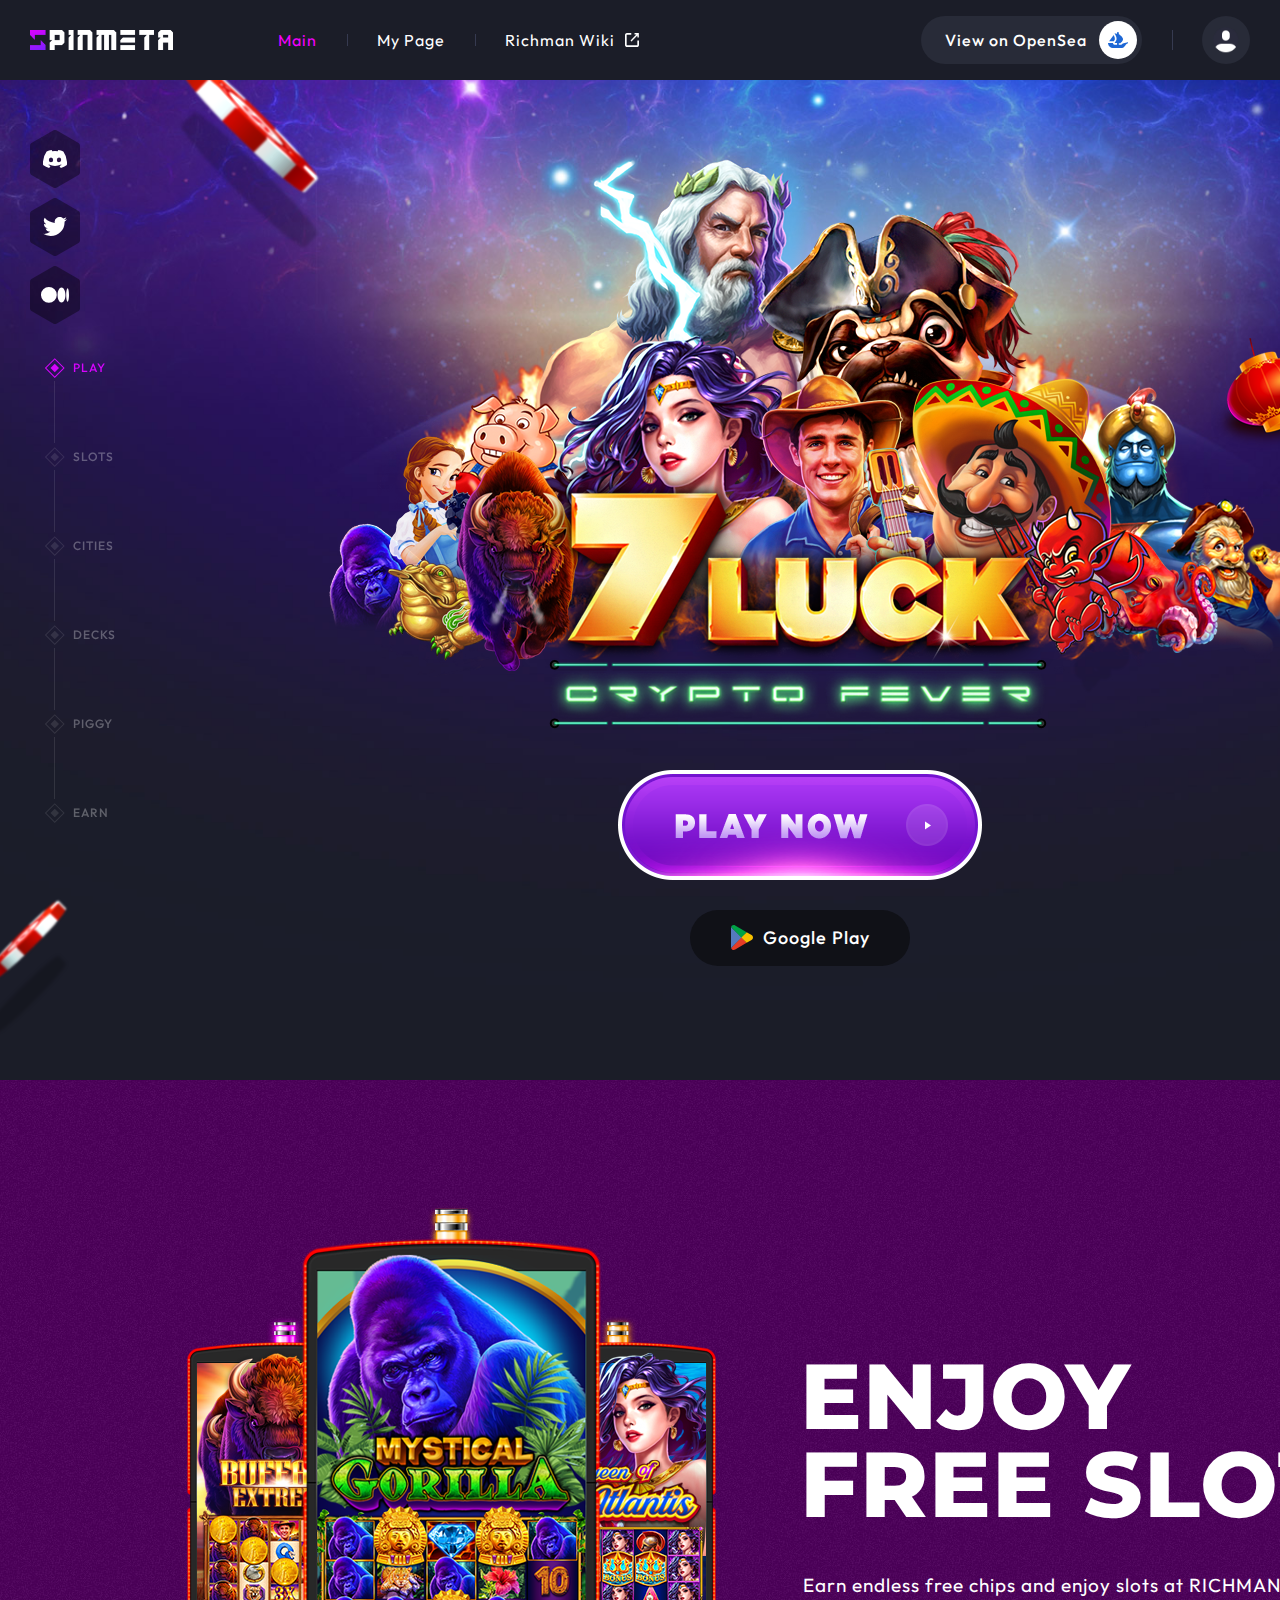
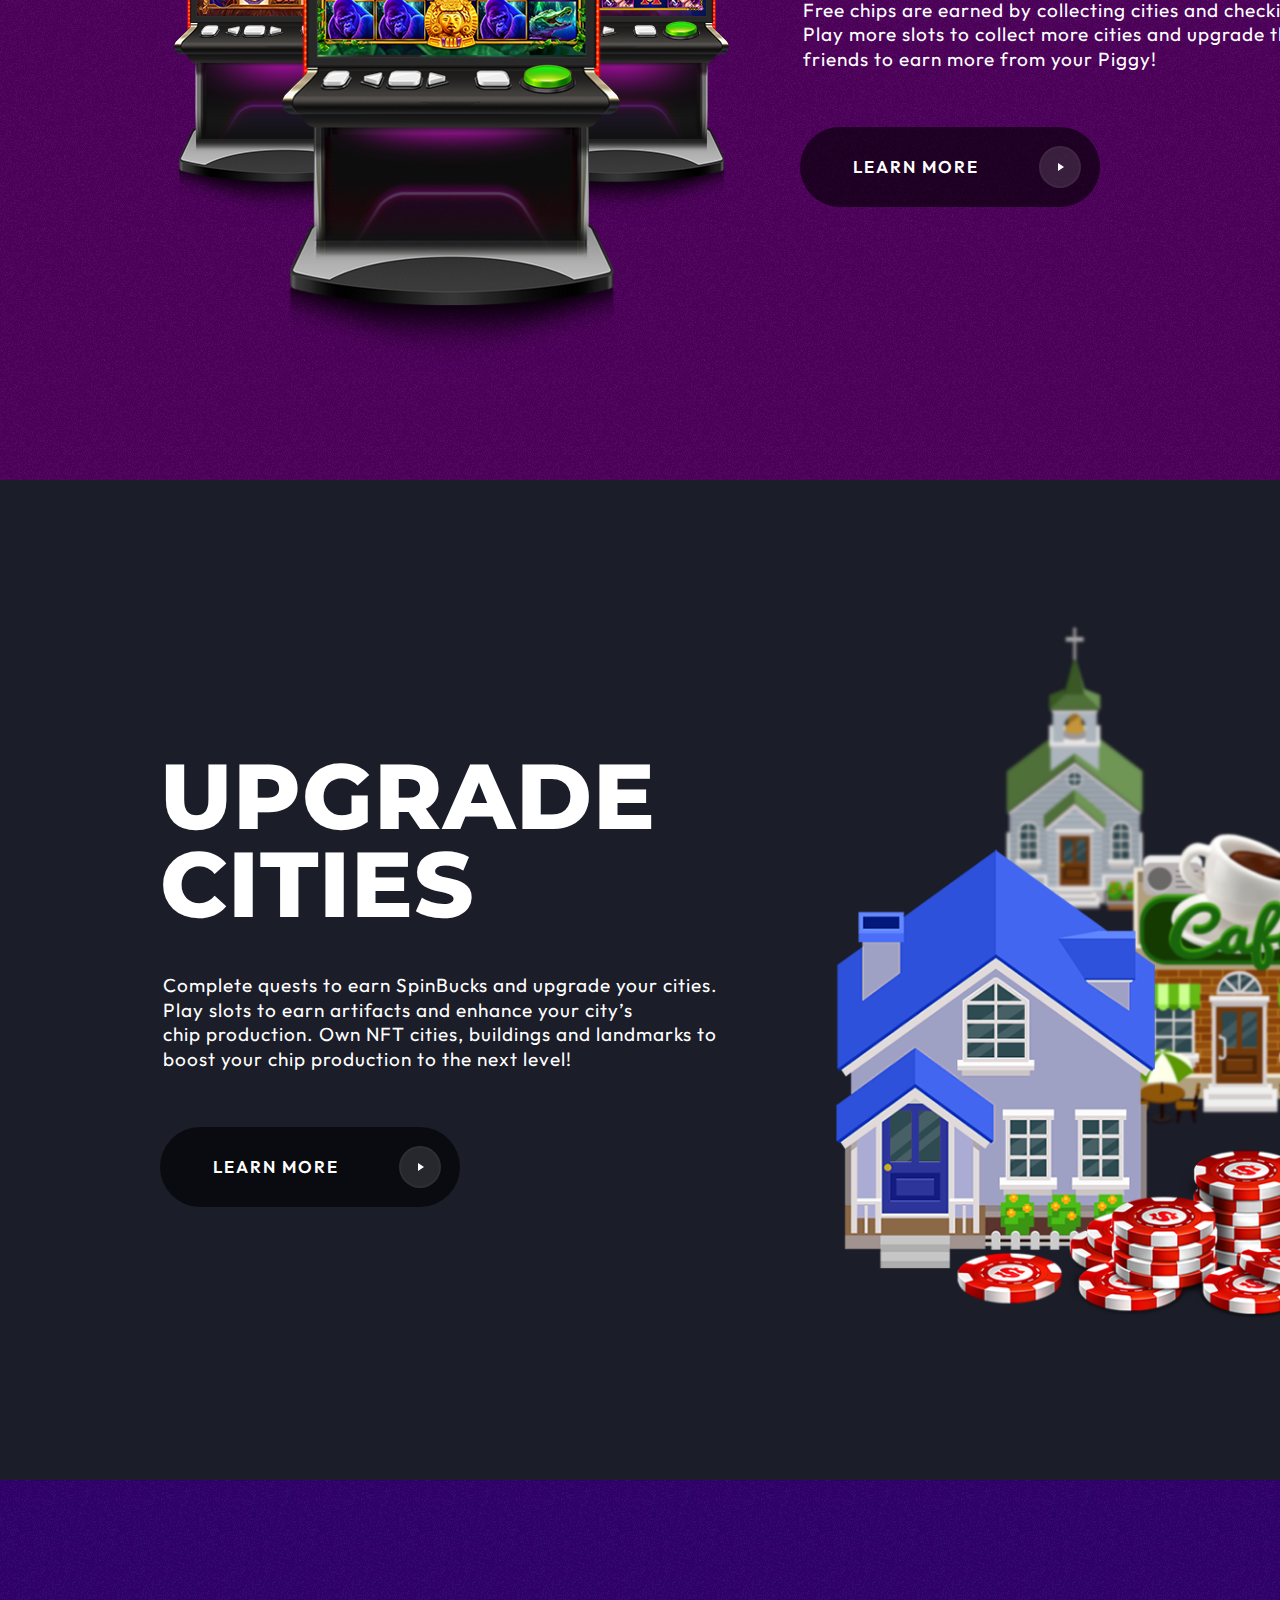
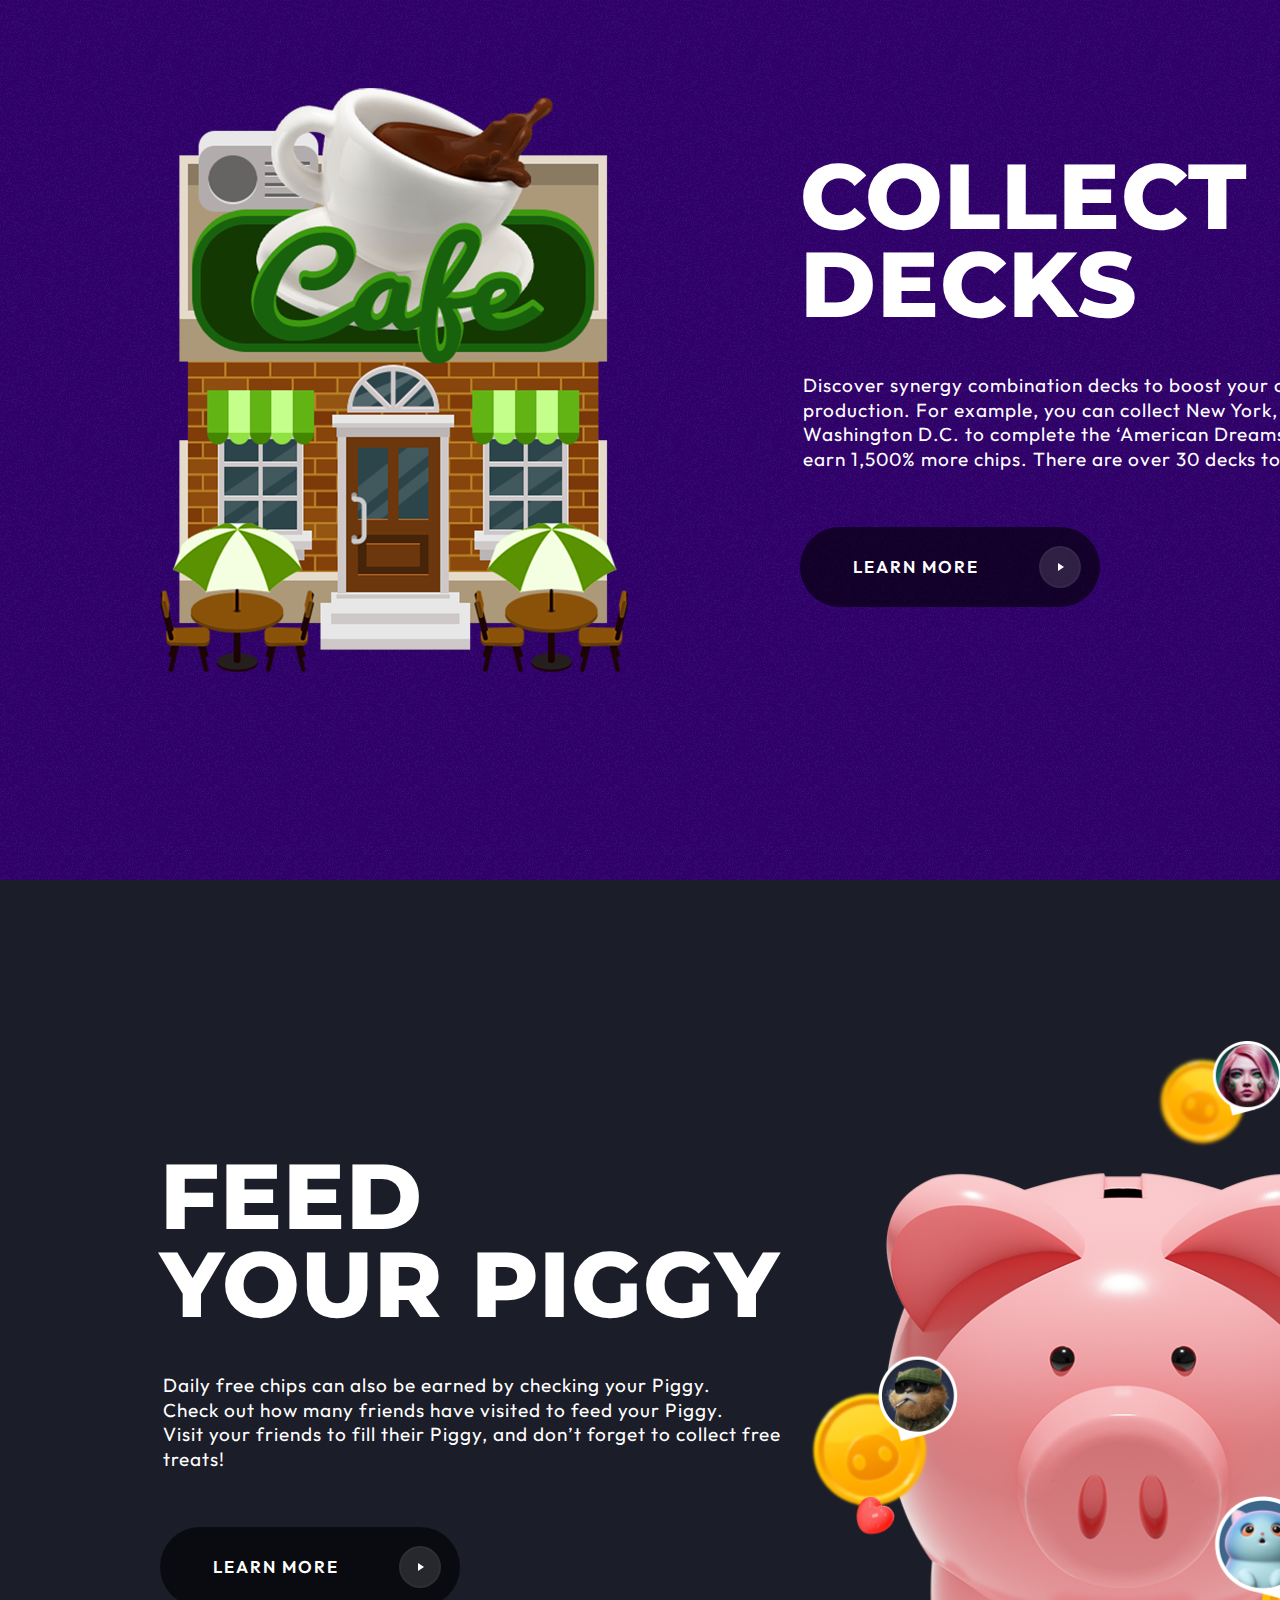
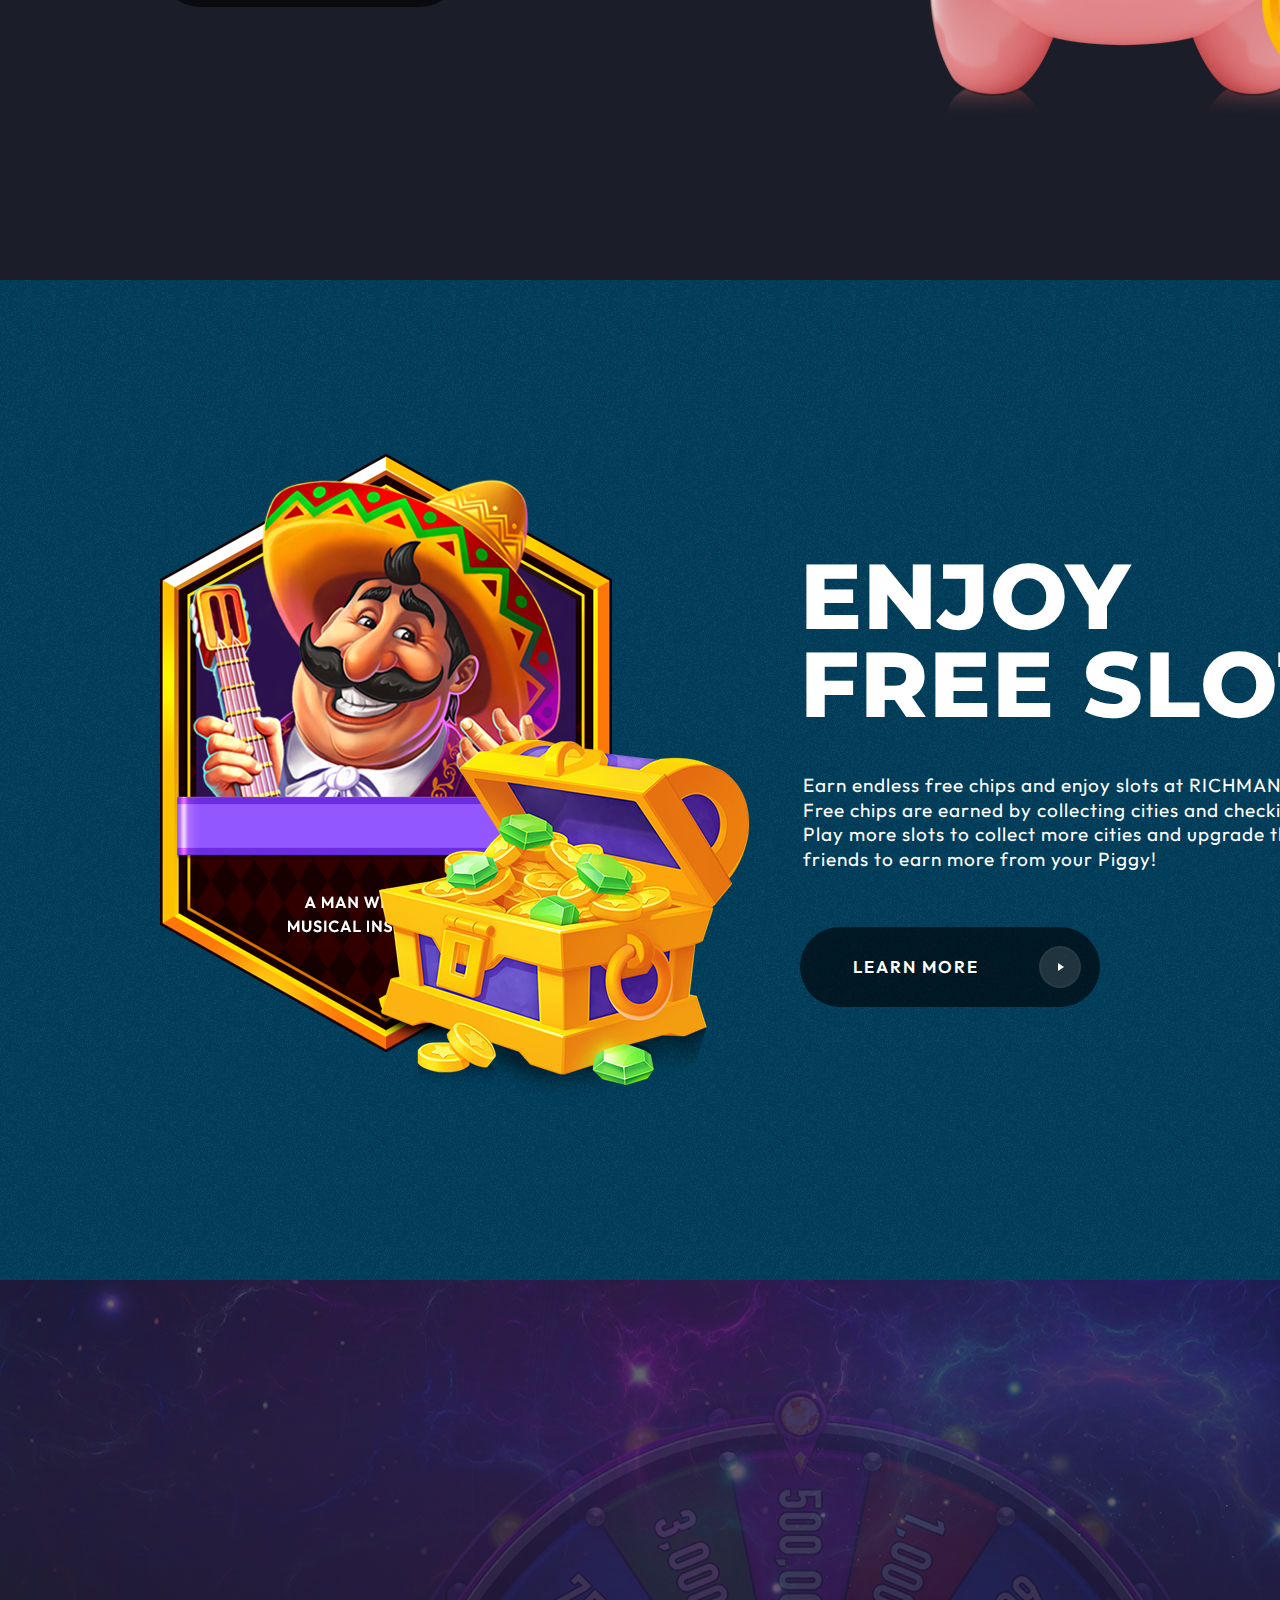
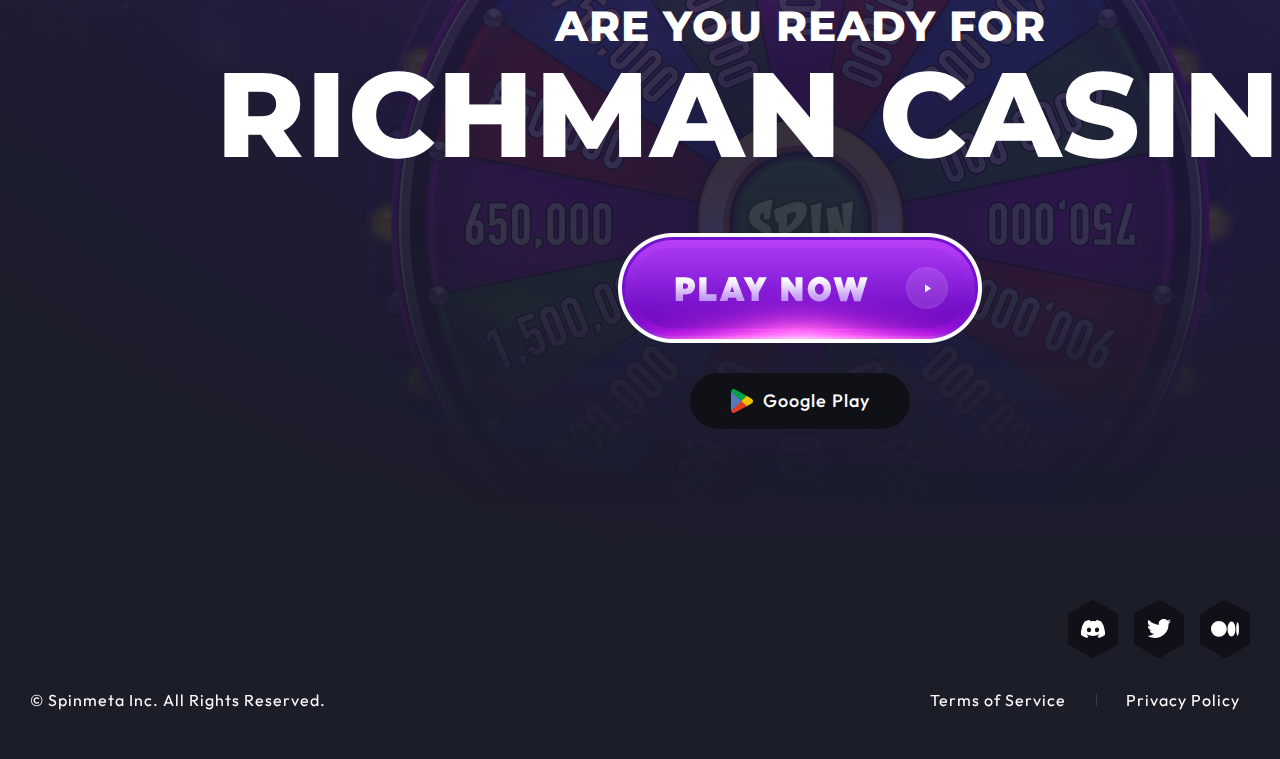
<file: index.html>
<!DOCTYPE html>
<html lang="ko">

<head>
  <meta charset="utf-8">
  <title>SPINMETA</title>
  <meta http-equiv="X-UA-Compatible" content="IE=Edge">
  <meta name="viewport" content="width=device-width,initial-scale=1,shrink-to-fit=no">

  <link rel="preconnect" href="https://fonts.googleapis.com">
  <link rel="preconnect" href="https://fonts.gstatic.com" crossorigin>
  <link href="https://fonts.googleapis.com/css2?family=Montserrat:wght@800;900&family=Outfit:wght@400;500;600&display=swap" rel="stylesheet">

  <link rel="stylesheet" href="index.css">
</head>

<body>
<div class="wrap">
  <header class="header">
    <div class="content_wrapper">
      <h1 class="header_logo"><a href="index.html"><img src="src/resources/images/layouts/logo_header.png" alt="SPINMETA"></a></h1>
      <div class="header_nav">
        <nav class="nav">
          <a href="index.html" class="selected">Main</a>
          <a href="src/page/mypage.html">My Page</a>
          <a href="src/page/mypage.html" class="nfts">My NFTs</a>
          <a href="src/page/mypage_dashboard.html" class="dashboard">Dashboard</a>
          <a href="#" target="_blank">Richman Wiki
            <svg
                xmlns="http://www.w3.org/2000/svg"
                xmlns:xlink="http://www.w3.org/1999/xlink"
                class="ico_link">
              <path fill-rule="evenodd"  fill="rgb(255, 255, 255)"
                    d="M13.402,13.402 C13.017,13.787 12.504,14.000 11.959,14.000 L2.041,14.000 C1.500,14.000 0.991,13.790 0.606,13.411 C0.413,13.219 0.261,12.992 0.156,12.736 C0.053,12.482 -0.000,12.214 -0.000,11.936 L-0.000,2.041 C-0.000,1.500 0.209,0.991 0.589,0.606 C0.781,0.412 1.008,0.261 1.264,0.156 C1.517,0.052 1.786,-0.000 2.063,-0.000 L5.996,-0.000 C6.157,-0.000 6.288,0.131 6.288,0.292 L6.288,1.378 C6.288,1.539 6.157,1.670 5.996,1.670 L2.041,1.670 C1.837,1.670 1.671,1.837 1.671,2.041 L1.671,11.959 C1.671,12.163 1.837,12.329 2.041,12.329 L11.959,12.329 C12.163,12.329 12.329,12.163 12.329,11.959 L12.329,7.779 C12.329,7.617 12.460,7.486 12.622,7.486 L13.707,7.486 C13.869,7.486 14.000,7.617 14.000,7.779 L14.000,11.959 C14.000,12.504 13.788,13.017 13.402,13.402 ZM12.499,4.401 C12.443,4.401 12.398,4.356 12.398,4.301 L12.398,2.543 L12.130,2.812 L6.539,8.403 C6.520,8.422 6.495,8.433 6.468,8.433 C6.441,8.433 6.416,8.422 6.397,8.403 L5.520,7.526 C5.481,7.487 5.481,7.424 5.520,7.384 L11.111,1.794 L11.380,1.524 L9.622,1.524 C9.567,1.524 9.522,1.480 9.522,1.424 L9.522,0.184 C9.522,0.128 9.567,0.084 9.622,0.084 L13.739,0.084 C13.794,0.084 13.839,0.128 13.839,0.184 L13.839,4.301 C13.839,4.356 13.794,4.401 13.739,4.401 L12.499,4.401 Z"/>
            </svg>
          </a>
        </nav>

        <div class="my_btns">
          <button type="button" class="btn_profile"><span class="wallet">CONNECT WALLET</span></button>
          <button type="button" class="btn_profile"><span class="cash">CASH OUT</span></button>
        </div>
        <div class="user_btns">
          <button type="button" class="btn_profile"><span class="logout">LOGOUT</span></button>
        </div>
      </div>
      <!-- header_nav end -->

      <div class="header_util">
        <a href="#" class="btn_util btn_view">View on OpenSea<span class="ico"><img src="src/resources/images/icon/ico_opensea.svg" alt="OpenSea"></span></a>
        <a href="src/page/login.html" class="btn_util btn_user"><span class="ico"><img src="src/resources/images/icon/ico_user.png" alt="user"></span></a>
      </div>
      <button type="button" class="btn_menu" onclick="navToggle();"><span class="ico"><span>Menu</span></span></button>
    </div>
  </header>

  <main class="container_main">
    <!-- section_play start -->
    <section class="section_play" id="play">
      <div class="obj_coin"><span></span><span></span><span></span></div>
      <div class="content_wrapper">
        <img src="src/resources/images/main/visual_play.png" alt="7LUCK">
        <button type="button" class="btn_play"><img src="src/resources/images/main/btn_play.png" alt="play now"></button>
        <button type="button" class="btn_store"><img src="src/resources/images/icon/ico_playstore.svg" alt="playstore" class="ico">Google Play</button>
      </div>
    </section>
    <!-- section_play end -->

    <!-- section_slots start -->
    <section class="section_slots" id="slots">
      <div class="content_wrapper">
        <div class="section_img"><img src="src/resources/images/main/visual_slots.png" alt="slots"></div>
        <div class="section_cont">
          <div class="section_title font_title">
            <p class="main">ENJOY<br>FREE SLOTS</p>
          </div>
          <div class="section_desc">
            <p>Earn endless free chips and enjoy slots at RICHMAN CASINO.<br>
              Free chips are earned by collecting cities and checking your Piggy.<br>
              Play more slots to collect more cities and upgrade them. Make more<br>
              friends to earn more from your Piggy!
            </p>
          </div>
          <a href="#" class="link_more">
            <span class="label">Learn More</span>
            <span class="ico"></span>
          </a>
        </div>
      </div>
    </section>
    <!-- section_slots end -->

    <!-- section_cities start -->
    <section class="section_cities" id="cities">
      <div class="content_wrapper">
        <div class="section_img"><img src="src/resources/images/main/visual_cities.png" alt="cities"></div>
        <div class="section_cont">
          <div class="section_title font_title">
            <p class="main">UPGRADE<br>CITIES</p>
          </div>
          <div class="section_desc">
            <p>Complete quests to earn SpinBucks and upgrade your cities.<br>
              Play slots to earn artifacts and enhance your city’s<br>
              chip production. Own NFT cities, buildings and landmarks to<br>
              boost your chip production to the next level!
            </p>
          </div>
          <a href="#" class="link_more">
            <span class="label">Learn More</span>
            <span class="ico"></span>
          </a>
        </div>
      </div>
    </section>
    <!-- section_cities end -->

    <!-- section_decks start -->
    <section class="section_decks" id="decks">
      <div class="content_wrapper">
        <div class="section_img"><img src="src/resources/images/main/visual_decks.png" alt="decks"></div>
        <div class="section_cont">
          <div class="section_title font_title">
            <p class="main">COLLECT<br>DECKS</p>
          </div>
          <div class="section_desc">
            <p>Discover synergy combination decks to boost your city’s chip<br>
              production. For example, you can collect New York, Chicago and<br>
              Washington D.C. to complete the ‘American Dreams’ Deck and<br>
              earn 1,500% more chips. There are over 30 decks to be discovered!
            </p>
          </div>
          <a href="#" class="link_more">
            <span class="label">Learn More</span>
            <span class="ico"></span>
          </a>
        </div>
      </div>
    </section>
    <!-- section_decks end -->

    <!-- section_piggy start -->
    <section class="section_piggy" id="piggy">
      <div class="content_wrapper">
        <div class="section_img">
          <div class=""><img src="src/resources/images/main/visual_piggy.png" alt="piggy"></div>
        </div>
        <div class="section_cont">
          <div class="section_title font_title">
            <p class="main">FEED<br>YOUR PIGGY</p>
          </div>
          <div class="section_desc">
            <p>Daily free chips can also be earned by checking your Piggy.<br>
              Check out how many friends have visited to feed your Piggy.<br>
              Visit your friends to fill their Piggy, and don’t forget to collect free<br>
              treats!
            </p>
          </div>
          <a href="#" class="link_more">
            <span class="label">Learn More</span>
            <span class="ico"></span>
          </a>
        </div>
      </div>
    </section>
    <!-- section_piggy end -->

    <!-- section_earn start -->
    <section class="section_earn" id="earn">
      <div class="content_wrapper">
        <div class="section_img"><img src="src/resources/images/main/visual_earn.png" alt="earn"></div>
        <div class="section_cont">
          <div class="section_title font_title">
            <p class="main">ENJOY<br>FREE SLOTS</p>
          </div>
          <div class="section_desc">
            <p>Earn endless free chips and enjoy slots at RICHMAN CASINO.<br>
              Free chips are earned by collecting cities and checking your Piggy.<br>
              Play more slots to collect more cities and upgrade them. Make more<br>
              friends to earn more from your Piggy!</p>
          </div>
          <a href="#" class="link_more">
            <span class="label">Learn More</span>
            <span class="ico"></span>
          </a>
        </div>
      </div>
    </section>
    <!-- section_earn end -->

    <!-- section_last start -->
    <section class="section_last">
      <div class="content_wrapper">
        <div class="section_title font_title">
          <p class="sub">ARE YOU READY FOR</p>
          <p class="main">RICHMAN CASINO</p>
        </div>
        <button type="button" class="btn_play"><img src="src/resources/images/main/btn_play.png" alt="play now"></button>
        <button type="button" class="btn_store"><img src="src/resources/images/icon/ico_playstore.svg" alt="playstore" class="ico">Google Play</button>
      </div>
    </section>
    <!-- section_last end -->
  </main>

  <aside class="side_nav">
    <ul class="side_sns">
      <li><a href="#" target="_blank" class="btn_sns"><span class="discord">Discord</span></a></li>
      <li><a href="#" target="_blank" class="btn_sns"><span class="twitter">Twitter</span></a></li>
      <li><a href="#" target="_blank" class="btn_sns"><span class="medium">Medium</span></a></li>
    </ul>

    <div class="side_main">
      <div class="side_position">
        <a class="item current" href="#play"><span class="bullet"></span><span class="label">Play</span></a>
        <a class="item" href="#slots"><span class="bullet"></span><span class="label">Slots</span></a>
        <a class="item" href="#cities"><span class="bullet"></span><span class="label">Cities</span></a>
        <a class="item" href="#decks"><span class="bullet"></span><span class="label">Decks</span></a>
        <a class="item" href="#piggy"><span class="bullet"></span><span class="label">Piggy</span></a>
        <a class="item" href="#earn"><span class="bullet"></span><span class="label">Earn</span></a>
      </div>
    </div>
  </aside>

  <footer class="footer">
    <div class="content_wrapper">
      <ul class="side_sns">
        <li><a href="#" target="_blank" class="btn_sns"><span class="discord">Discord</span></a></li>
        <li><a href="#" target="_blank" class="btn_sns"><span class="twitter">Twitter</span></a></li>
        <li><a href="#" target="_blank" class="btn_sns"><span class="medium">Medium</span></a></li>
      </ul>
      <div class="footer_content">
        <div class="footer_copy">© Spinmeta Inc. All Rights Reserved.</div>
        <div class="footer_nav">
          <a href="#">Terms of Service</a>
          <a href="#">Privacy Policy</a>
        </div>
      </div>

    </div>
  </footer>
</div>

<script src="https://code.jquery.com/jquery-3.6.3.slim.js" integrity="sha256-DKU1CmJ8kBuEwumaLuh9Tl/6ZB6jzGOBV/5YpNE2BWc=" crossorigin="anonymous"></script>
<!-- side nav -->
<script src="src/resources/js/sideNav.js"></script>
<!-- mobile nav -->
<script src="src/resources/js/nav.js"></script>
</body>
</html>
</file>
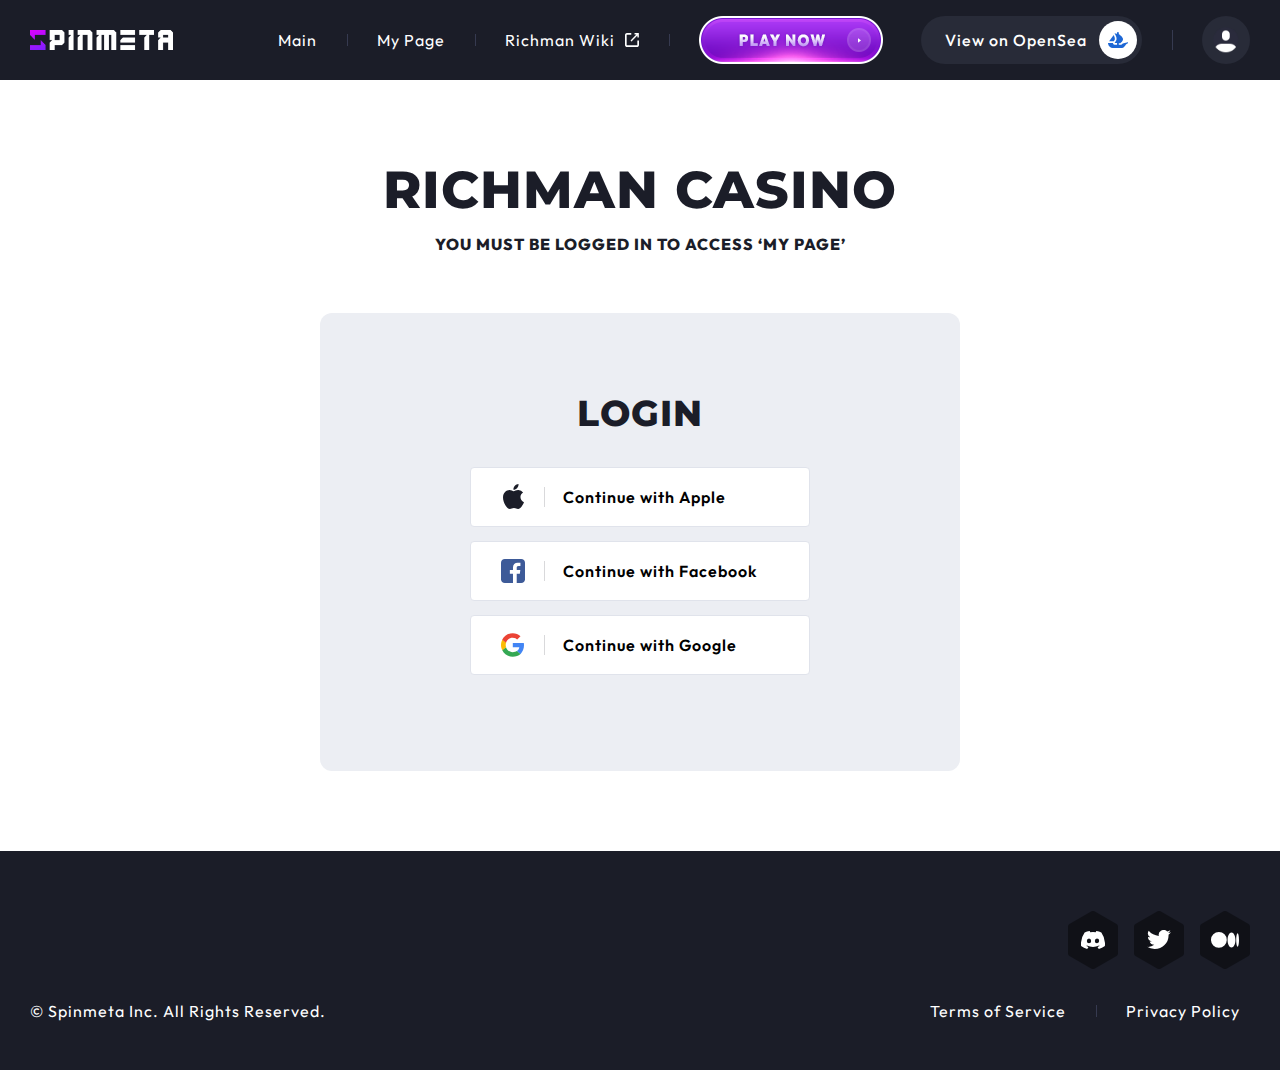
<file: src/page/login.html>
<!DOCTYPE html>
<html lang="ko">

<head>
  <meta charset="utf-8">
  <title>LOGIN | SPINMETA</title>
  <meta http-equiv="X-UA-Compatible" content="IE=Edge">
  <meta name="viewport" content="width=device-width,initial-scale=1,shrink-to-fit=no">

  <link rel="preconnect" href="https://fonts.googleapis.com">
  <link rel="preconnect" href="https://fonts.gstatic.com" crossorigin>
  <link href="https://fonts.googleapis.com/css2?family=Montserrat:wght@800;900&family=Outfit:wght@400;500;600;800&display=swap" rel="stylesheet">

  <link rel="stylesheet" href="../../index.css">
</head>

<body>
<div class="wrap">
  <header class="header">
    <div class="content_wrapper">
      <h1 class="header_logo"><a href="../../index.html"><img src="../../src/resources/images/layouts/logo_header.png" alt="SPINMETA"></a></h1>
      <div class="header_nav">
        <nav class="nav">
          <a href="../../index.html" class="main">Main</a>
          <a href="mypage.html" class="mypage">My Page</a>
          <a href="mypage.html" class="nfts">My NFTs</a>
          <a href="mypage_dashboard.html" class="dashboard">Dashboard</a>
          <a href="#" target="_blank" class="wiki">Richman Wiki
            <svg
                xmlns="http://www.w3.org/2000/svg"
                xmlns:xlink="http://www.w3.org/1999/xlink"
                class="ico_link">
              <path fill-rule="evenodd"  fill="rgb(255, 255, 255)"
                    d="M13.402,13.402 C13.017,13.787 12.504,14.000 11.959,14.000 L2.041,14.000 C1.500,14.000 0.991,13.790 0.606,13.411 C0.413,13.219 0.261,12.992 0.156,12.736 C0.053,12.482 -0.000,12.214 -0.000,11.936 L-0.000,2.041 C-0.000,1.500 0.209,0.991 0.589,0.606 C0.781,0.412 1.008,0.261 1.264,0.156 C1.517,0.052 1.786,-0.000 2.063,-0.000 L5.996,-0.000 C6.157,-0.000 6.288,0.131 6.288,0.292 L6.288,1.378 C6.288,1.539 6.157,1.670 5.996,1.670 L2.041,1.670 C1.837,1.670 1.671,1.837 1.671,2.041 L1.671,11.959 C1.671,12.163 1.837,12.329 2.041,12.329 L11.959,12.329 C12.163,12.329 12.329,12.163 12.329,11.959 L12.329,7.779 C12.329,7.617 12.460,7.486 12.622,7.486 L13.707,7.486 C13.869,7.486 14.000,7.617 14.000,7.779 L14.000,11.959 C14.000,12.504 13.788,13.017 13.402,13.402 ZM12.499,4.401 C12.443,4.401 12.398,4.356 12.398,4.301 L12.398,2.543 L12.130,2.812 L6.539,8.403 C6.520,8.422 6.495,8.433 6.468,8.433 C6.441,8.433 6.416,8.422 6.397,8.403 L5.520,7.526 C5.481,7.487 5.481,7.424 5.520,7.384 L11.111,1.794 L11.380,1.524 L9.622,1.524 C9.567,1.524 9.522,1.480 9.522,1.424 L9.522,0.184 C9.522,0.128 9.567,0.084 9.622,0.084 L13.739,0.084 C13.794,0.084 13.839,0.128 13.839,0.184 L13.839,4.301 C13.839,4.356 13.794,4.401 13.739,4.401 L12.499,4.401 Z"/>
            </svg>
          </a>
          <a href="#" class="play"><img src="../../src/resources/images/layouts/btn_play.png" alt="play now"></a>
        </nav>

        <div class="my_btns">
          <button type="button" class="btn_profile"><span class="wallet">CONNECT WALLET</span></button>
          <button type="button" class="btn_profile"><span class="cash">CASH OUT</span></button>
        </div>
        <div class="user_btns">
          <button type="button" class="btn_profile"><span class="logout">LOGOUT</span></button>
        </div>
      </div>
      <!-- header_nav end -->

      <div class="header_util">
        <a href="#" class="btn_util btn_view">View on OpenSea<span class="ico"><img src="../../src/resources/images/icon/ico_opensea.svg" alt="OpenSea"></span></a>
        <a href="../../src/page/login.html" class="btn_util btn_user"><span class="ico"><img src="../../src/resources/images/icon/ico_user.png" alt="user"></span></a>
      </div>
      <button type="button" class="btn_menu" onclick="navToggle();"><span class="ico"><span>Menu</span></span></button>
    </div>
  </header>

  <main class="container_login">
    <div class="login_wrapper content_wrapper">
      <div class="login_title">
        <h2 class="font_title">richman casino</h2>
        <p class="subtit">YOU MUST BE LOGGED IN TO ACCESS ‘MY PAGE’</p>
      </div>

      <div class="login_box">
        <h3 class="font_title">LOGIN</h3>
        <div class="login_sns">
          <button type="button" class="btn_apple"><span>Continue with Apple</span></button>
          <button type="button" class="btn_facebook"><span>Continue with Facebook</span></button>
          <button type="button" class="btn_google"><span>Continue with Google</span></button>
        </div>
      </div>
    </div>
  </main>

  <aside class="side_nav sub">
    <ul class="side_sns">
      <li><a href="#" target="_blank" class="btn_sns"><span class="discord">Discord</span></a></li>
      <li><a href="#" target="_blank" class="btn_sns"><span class="twitter">Twitter</span></a></li>
      <li><a href="#" target="_blank" class="btn_sns"><span class="medium">Medium</span></a></li>
    </ul>
  </aside>

  <footer class="footer">
    <div class="content_wrapper">
      <ul class="side_sns">
        <li><a href="#" target="_blank" class="btn_sns"><span class="discord">Discord</span></a></li>
        <li><a href="#" target="_blank" class="btn_sns"><span class="twitter">Twitter</span></a></li>
        <li><a href="#" target="_blank" class="btn_sns"><span class="medium">Medium</span></a></li>
      </ul>
      <div class="footer_content">
        <div class="footer_copy">© Spinmeta Inc. All Rights Reserved.</div>
        <div class="footer_nav">
          <a href="#">Terms of Service</a>
          <a href="#">Privacy Policy</a>
        </div>
      </div>
    </div>
  </footer>
</div>

<script src="https://code.jquery.com/jquery-3.6.3.slim.js" integrity="sha256-DKU1CmJ8kBuEwumaLuh9Tl/6ZB6jzGOBV/5YpNE2BWc=" crossorigin="anonymous"></script>
<!-- mobile nav -->
<script src="../../src/resources/js/nav.js"></script>


</body>
</html>
</file>
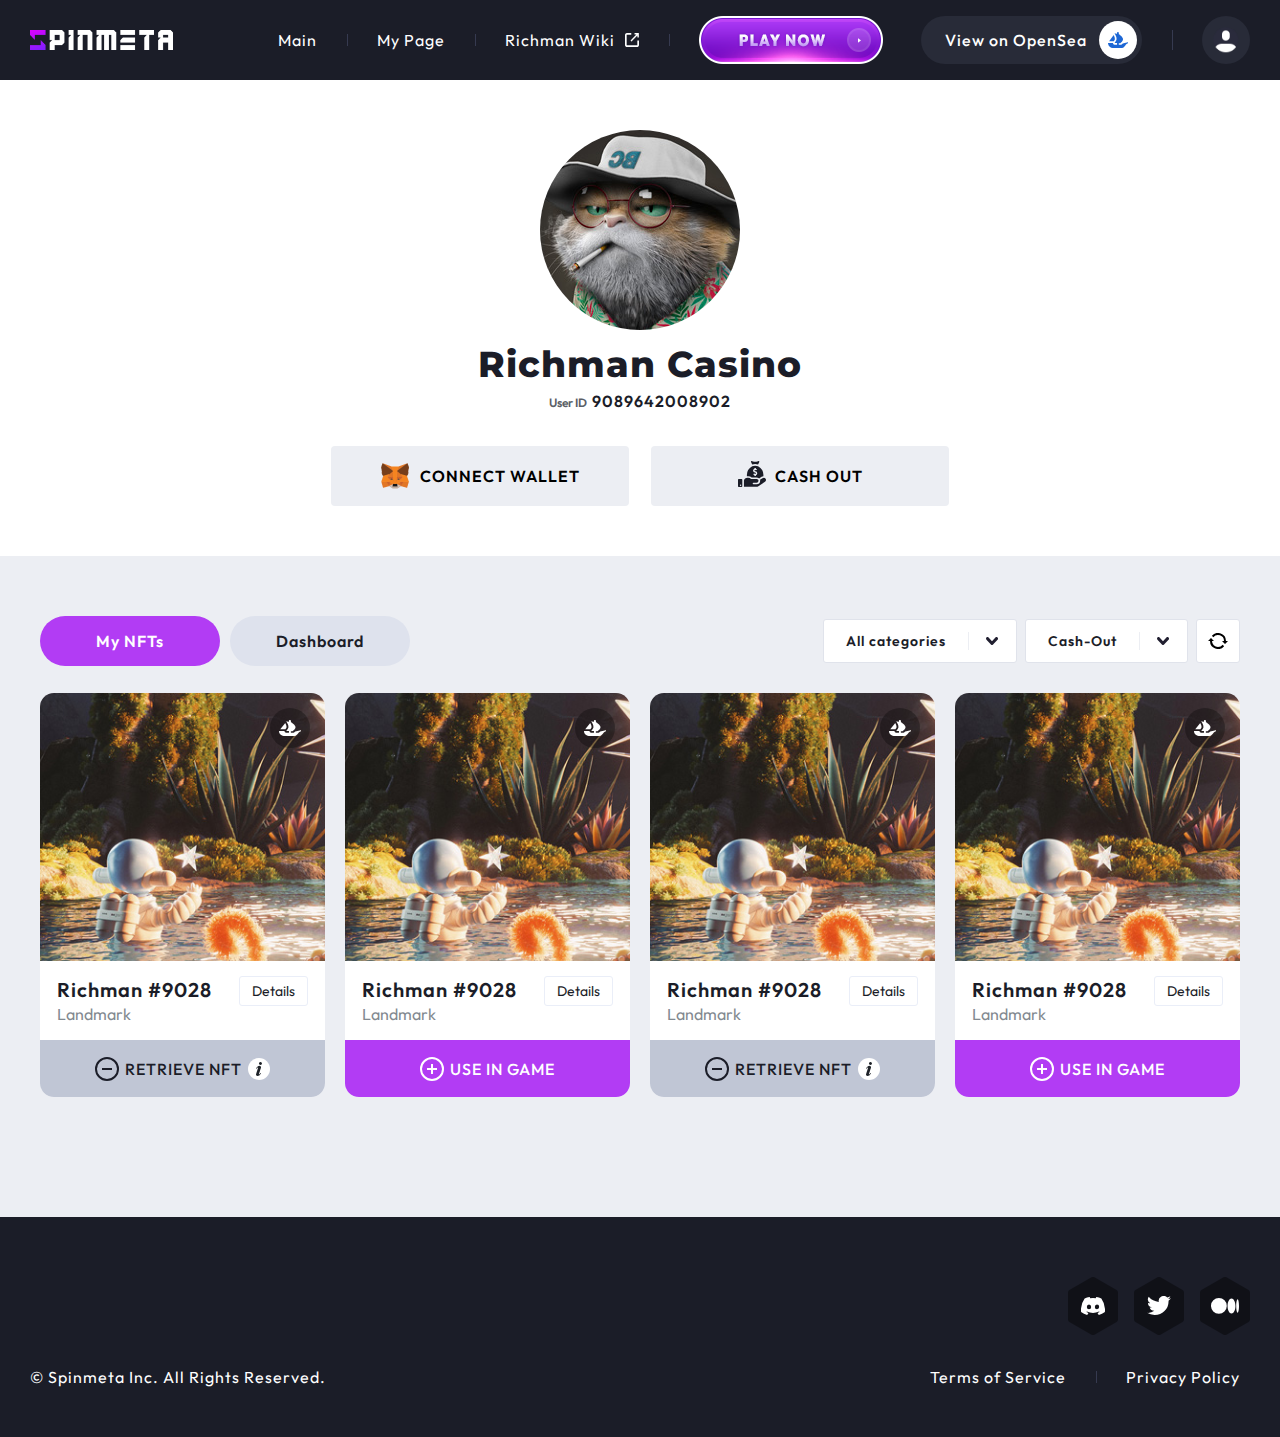
<file: src/page/mypage.html>
<!DOCTYPE html>
<html lang="ko">

<head>
  <meta charset="utf-8">
  <title>My Page | SPINMETA</title>
  <meta http-equiv="X-UA-Compatible" content="IE=Edge">
  <meta name="viewport" content="width=device-width,initial-scale=1,shrink-to-fit=no">

  <link rel="preconnect" href="https://fonts.googleapis.com">
  <link rel="preconnect" href="https://fonts.gstatic.com" crossorigin>
  <link href="https://fonts.googleapis.com/css2?family=Montserrat:wght@800&family=Outfit:wght@400;500;600;800&display=swap" rel="stylesheet">

  <link rel="stylesheet" href="../../index.css">
</head>

<body>
<div class="wrap">
  <header class="header">
    <div class="content_wrapper">
      <h1 class="header_logo"><a href="../../index.html"><img src="../../src/resources/images/layouts/logo_header.png" alt="SPINMETA"></a></h1>
      <div class="header_nav">
        <nav class="nav">
          <a href="../../index.html" class="main">Main</a>
          <a href="mypage.html" class="mypage">My Page</a>
          <a href="mypage.html" class="nfts">My NFTs</a>
          <a href="mypage_dashboard.html" class="dashboard">Dashboard</a>
          <a href="#" target="_blank" class="wiki">Richman Wiki
            <svg
                xmlns="http://www.w3.org/2000/svg"
                xmlns:xlink="http://www.w3.org/1999/xlink"
                class="ico_link">
              <path fill-rule="evenodd"  fill="rgb(255, 255, 255)"
                    d="M13.402,13.402 C13.017,13.787 12.504,14.000 11.959,14.000 L2.041,14.000 C1.500,14.000 0.991,13.790 0.606,13.411 C0.413,13.219 0.261,12.992 0.156,12.736 C0.053,12.482 -0.000,12.214 -0.000,11.936 L-0.000,2.041 C-0.000,1.500 0.209,0.991 0.589,0.606 C0.781,0.412 1.008,0.261 1.264,0.156 C1.517,0.052 1.786,-0.000 2.063,-0.000 L5.996,-0.000 C6.157,-0.000 6.288,0.131 6.288,0.292 L6.288,1.378 C6.288,1.539 6.157,1.670 5.996,1.670 L2.041,1.670 C1.837,1.670 1.671,1.837 1.671,2.041 L1.671,11.959 C1.671,12.163 1.837,12.329 2.041,12.329 L11.959,12.329 C12.163,12.329 12.329,12.163 12.329,11.959 L12.329,7.779 C12.329,7.617 12.460,7.486 12.622,7.486 L13.707,7.486 C13.869,7.486 14.000,7.617 14.000,7.779 L14.000,11.959 C14.000,12.504 13.788,13.017 13.402,13.402 ZM12.499,4.401 C12.443,4.401 12.398,4.356 12.398,4.301 L12.398,2.543 L12.130,2.812 L6.539,8.403 C6.520,8.422 6.495,8.433 6.468,8.433 C6.441,8.433 6.416,8.422 6.397,8.403 L5.520,7.526 C5.481,7.487 5.481,7.424 5.520,7.384 L11.111,1.794 L11.380,1.524 L9.622,1.524 C9.567,1.524 9.522,1.480 9.522,1.424 L9.522,0.184 C9.522,0.128 9.567,0.084 9.622,0.084 L13.739,0.084 C13.794,0.084 13.839,0.128 13.839,0.184 L13.839,4.301 C13.839,4.356 13.794,4.401 13.739,4.401 L12.499,4.401 Z"/>
            </svg>
          </a>
          <a href="#" class="play"><img src="../../src/resources/images/layouts/btn_play.png" alt="play now"></a>
        </nav>

        <div class="my_btns">
          <button type="button" class="btn_profile"><span class="wallet">CONNECT WALLET</span></button>
          <button type="button" class="btn_profile"><span class="cash">CASH OUT</span></button>
        </div>
        <div class="user_btns">
          <button type="button" class="btn_profile"><span class="logout">LOGOUT</span></button>
        </div>
      </div>
      <!-- header_nav end -->

      <div class="header_util">
        <a href="#" class="btn_util btn_view">View on OpenSea<span class="ico"><img src="../../src/resources/images/icon/ico_opensea.svg" alt="OpenSea"></span></a>
        <a href="../../src/page/login.html" class="btn_util btn_user"><span class="ico"><img src="../../src/resources/images/icon/ico_user.png" alt="user"></span></a>
      </div>
      <button type="button" class="btn_menu" onclick="navToggle();"><span class="ico"><span>Menu</span></span></button>
    </div>
  </header>

  <main class="container_sub">
    <section class="mypage_profile">
      <div class="content_wrapper">
        <div class="profile_photo"><div class="inner"><img src="../resources/images/mypage/img_profile.jpg" alt="nfts_item_photo"></div></div>
        <div class="profile_name font_title">Richman Casino</div>
        <div class="profile_id"><span class="label">User ID</span>9089642008902</div>
        <div class="profile_btns">
          <button type="button" class="btn_profile"><span class="wallet">CONNECT WALLET</span></button>
          <button type="button" class="btn_profile"><span class="cash">CASH OUT</span></button>
        </div>
      </div>
    </section>

    <section class="mypage_detail">
      <div class="content_wrapper">
        <div class="dashboard_header">
          <div class="tab_btns">
            <!--<button type="button" class="btn_tab selected">My NFTs</button>-->
            <!--<button type="button" class="btn_tab">Dashboard</button>-->
            <a href="mypage.html" class="btn_tab selected">My NFTs</a>
            <a href="mypage_dashboard.html" class="btn_tab">Dashboard</a>
          </div>

          <div class="dashboard_action">
            <div class="custom-select">
              <select id="category" title="All categories">
                <option value="0">All categories</option>
                <option value="1">Claim: Claim</option>
                <option value="2">Pending</option>
                <option value="3">Claimed</option>
                <option value="4">Refunded</option>
              </select>
            </div>

            <div class="custom-select">
              <select id="cash" title="Cash-Out">
                <option value="0">Cash-Out</option>
                <option value="1">Bronze Box Sold</option>
                <option value="2">Silver Box Sold</option>
                <option value="3">Platinum Box Sold</option>
                <option value="4">Ruby Box Sold</option>
                <option value="5">Emerald Box Sold</option>
                <option value="6">Sapphire Box Sold</option>
                <option value="7">Diamond Box Sold</option>
              </select>
            </div>

            <button type="button" class="btn_refresh"><span class="ico">Refresh</span></button>
          </div>
        </div>

        <div class="tab_container">
          <div class="tab_content">
            <div class="nfts_container">
              <div class="nfts_item">
                <a href="#" target="_blank" class="nfts_item_opensea"><img src="../../src/resources/images/icon/ico_opensea_w.svg" alt="OpenSea"></a>
                <div class="nfts_item_photo"><img src="../../src/resources/images/tmp_nfts.jpg" alt="tmp"></div>
                <div class="nfts_item_info">
                  <div class="inner">
                    <div class="title">
                      <span class="txt">Richman #9028</span>
                      <a href="#" target="_blank" class="btn_small">Details</a>
                    </div>
                    <span class="label">Landmark</span>
                  </div>
                </div>
                <div class="nfts_item_action">
                  <div class="inner">
                    <button type="button" class="btn_action" onclick="dialogOpen('pop02')">
                      <span class="ico_add">Del</span>
                      <span>RETRIEVE NFT</span>
                    </button>

                    <div class="tooltip">
                      <button type="button" class="tooltip_btn"><span class="ico">info</span></button>
                      <div class="tooltip_pop">
                        The buyer of this item has refunded  their Gold.<br>
                        Your chip box has been returned to your inbox.
                      </div>
                    </div>
                  </div>
                </div>
              </div>

              <div class="nfts_item">
                <a href="#" target="_blank" class="nfts_item_opensea"><img src="../../src/resources/images/icon/ico_opensea_w.svg" alt="OpenSea"></a>
                <div class="nfts_item_photo"><img src="../../src/resources/images/tmp_nfts.jpg" alt="tmp"></div>
                <div class="nfts_item_info">
                  <div class="inner">
                    <div class="title">
                      <span class="txt">Richman #9028</span>
                      <a href="#" target="_blank" class="btn_small">Details</a>
                    </div>
                    <span class="label">Landmark</span>
                  </div>
                </div>
                <div class="nfts_item_action add">
                  <div class="inner">
                    <button type="button" class="btn_action" onclick="dialogOpen('pop01')">
                      <span class="ico_add plus">Add</span>
                      <span>USE IN GAME</span>
                    </button>
                  </div>
                </div>
              </div>

              <div class="nfts_item">
                <a href="#" target="_blank" class="nfts_item_opensea"><img src="../../src/resources/images/icon/ico_opensea_w.svg" alt="OpenSea"></a>
                <div class="nfts_item_photo"><img src="../../src/resources/images/tmp_nfts.jpg" alt="tmp"></div>
                <div class="nfts_item_info">
                  <div class="inner">
                    <div class="title">
                      <span class="txt">Richman #9028</span>
                      <a href="#" target="_blank" class="btn_small">Details</a>
                    </div>
                    <span class="label">Landmark</span>
                  </div>
                </div>
                <div class="nfts_item_action">
                  <div class="inner">
                    <button type="button" class="btn_action" onclick="dialogOpen('pop02')">
                      <span class="ico_add">Del</span>
                      <span>RETRIEVE NFT</span>
                    </button>

                    <div class="tooltip">
                      <button type="button" class="tooltip_btn"><span class="ico">info</span></button>
                      <div class="tooltip_pop">
                        The buyer of this item has refunded  their Gold.<br>
                        Your chip box has been returned to your inbox.
                      </div>
                    </div>
                  </div>
                </div>
              </div>

              <div class="nfts_item">
                <a href="#" target="_blank" class="nfts_item_opensea"><img src="../../src/resources/images/icon/ico_opensea_w.svg" alt="OpenSea"></a>
                <div class="nfts_item_photo"><img src="../../src/resources/images/tmp_nfts.jpg" alt="tmp"></div>
                <div class="nfts_item_info">
                  <div class="title">
                    <span class="txt">Richman #9028</span>
                    <a href="#" target="_blank" class="btn_small">Details</a>
                  </div>
                  <span class="label">Landmark</span>
                </div>
                <div class="nfts_item_action add">
                  <div class="inner">
                    <button type="button" class="btn_action" onclick="dialogOpen('pop01')">
                      <span class="ico_add plus">Add</span>
                      <span>USE IN GAME</span>
                    </button>
                  </div>
                </div>
              </div>
            </div>
          </div>
          <!-- tab_content end -->
        </div>
        <!-- tab_container end -->
      </div>
    </section>
  </main>

  <aside class="side_nav sub">
    <ul class="side_sns">
      <li><a href="#" target="_blank" class="btn_sns"><span class="discord">Discord</span></a></li>
      <li><a href="#" target="_blank" class="btn_sns"><span class="twitter">Twitter</span></a></li>
      <li><a href="#" target="_blank" class="btn_sns"><span class="medium">Medium</span></a></li>
    </ul>
  </aside>

  <footer class="footer">
    <div class="content_wrapper">
      <ul class="side_sns">
        <li><a href="#" target="_blank" class="btn_sns"><span class="discord">Discord</span></a></li>
        <li><a href="#" target="_blank" class="btn_sns"><span class="twitter">Twitter</span></a></li>
        <li><a href="#" target="_blank" class="btn_sns"><span class="medium">Medium</span></a></li>
      </ul>
      <div class="footer_content">
        <div class="footer_copy">© Spinmeta Inc. All Rights Reserved.</div>
        <div class="footer_nav">
          <a href="#">Terms of Service</a>
          <a href="#">Privacy Policy</a>
        </div>
      </div>

    </div>
  </footer>

  <!-- dialog start -->
  <div class="pop_wrap hide" id="pop01">
    <div class="pop_box">
      <button type="button" class="btn_pop_close" onclick="dialogClose('pop01')"><span class="ico">Close</span></button>
      <div class="pop_container">
        <div class="pop_content">

          <div class="nfts_item">
            <a href="#" target="_blank" class="nfts_item_opensea"><img src="../../src/resources/images/icon/ico_opensea_w.svg" alt="OpenSea"></a>
            <div class="nfts_item_photo"><img src="../../src/resources/images/tmp_nfts.jpg" alt="tmp"></div>
            <div class="nfts_item_info">
              <div class="inner">
                <div class="title">
                  <span class="txt">Richman #9028</span>
                  <a href="#" target="_blank" class="btn_small">Details</a>
                </div>
                <span class="label">Landmark</span>
              </div>
            </div>
          </div>
          <!-- nfts_item end -->

          <p class="pop_msg">By agreeing to use this item, your NFT will be sent to the SpinMeta account
            wallet. If you choose to sell your NFT, you will be able to retrieve your NFT at
            any time.</p>

          <ul class="list_pop">
            <li>
              <p>Gas fees will be deducted from your MetaMask account for your transaction
                on the Polygon Blockchain</p>
            </li>
            <li>
              <p>Your Item will be sent to your in-game inbox</p>
            </li>
          </ul>

          <p class="pop_msg"><strong>ARE YOU SURE YOU WOULD LIKE TO USE THIS ITEM IN GAME?</strong></p>

        </div>
      </div>
      <div class="pop_footer">
        <button type="button" class="btn_action">
          <span class="ico_add plus">Add</span>
          <span>USE IN GAME</span>
        </button>
      </div>
    </div>
  </div>
  <!-- dialog end -->

  <!-- dialog start -->
  <div class="pop_wrap hide" id="pop02">
    <div class="pop_box">
      <button type="button" class="btn_pop_close" onclick="dialogClose('pop02')"><span class="ico">Close</span></button>
      <div class="pop_container">
        <div class="pop_content">

          <div class="nfts_item">
            <a href="#" target="_blank" class="nfts_item_opensea"><img src="../../src/resources/images/icon/ico_opensea_w.svg" alt="OpenSea"></a>
            <div class="nfts_item_photo"><img src="../../src/resources/images/tmp_nfts.jpg" alt="tmp"></div>
            <div class="nfts_item_info">
              <div class="inner">
                <div class="title">
                  <span class="txt">Richman #9028</span>
                  <a href="#" target="_blank" class="btn_small">Details</a>
                </div>
                <span class="label">Landmark</span>
              </div>
            </div>
          </div>
          <!-- nfts_item end -->

          <p class="pop_msg nfts_pop_msg">By retrieving your NFT you will no longer be able to use this item in the game.<br>
            To use this item again, you will have to pay gas fees.
          </p>

          <p class="pop_msg"><strong>ARE YOU SURE YOU WOULD LIKE TO RETRIEVE YOUR NFT?</strong></p>

        </div>
      </div>
      <div class="pop_footer">
        <button type="button" class="btn_action">
          <span class="ico_add">Add</span>
          <span>RETRIEVE NFT</span>
        </button>
      </div>
    </div>
  </div>
  <!-- dialog end -->
</div>

<!-- custom select -->
<script src="../../src/resources/js/select.js"></script>
<script>
  <!--Dialog 열기/닫기-->
  const dialogOpen = function(id){
    document.getElementById(id).classList.remove("hide");
    document.body.style.overflow = "hidden";
  }

  const dialogClose = function(id){
    document.getElementById(id).classList.add("hide");
    document.body.style.overflow = "auto";
  }
</script>
<script src="https://code.jquery.com/jquery-3.6.3.slim.js" integrity="sha256-DKU1CmJ8kBuEwumaLuh9Tl/6ZB6jzGOBV/5YpNE2BWc=" crossorigin="anonymous"></script>
<!-- mobile nav -->
<script src="../../src/resources/js/nav.js"></script>

</body>
</html>
</file>
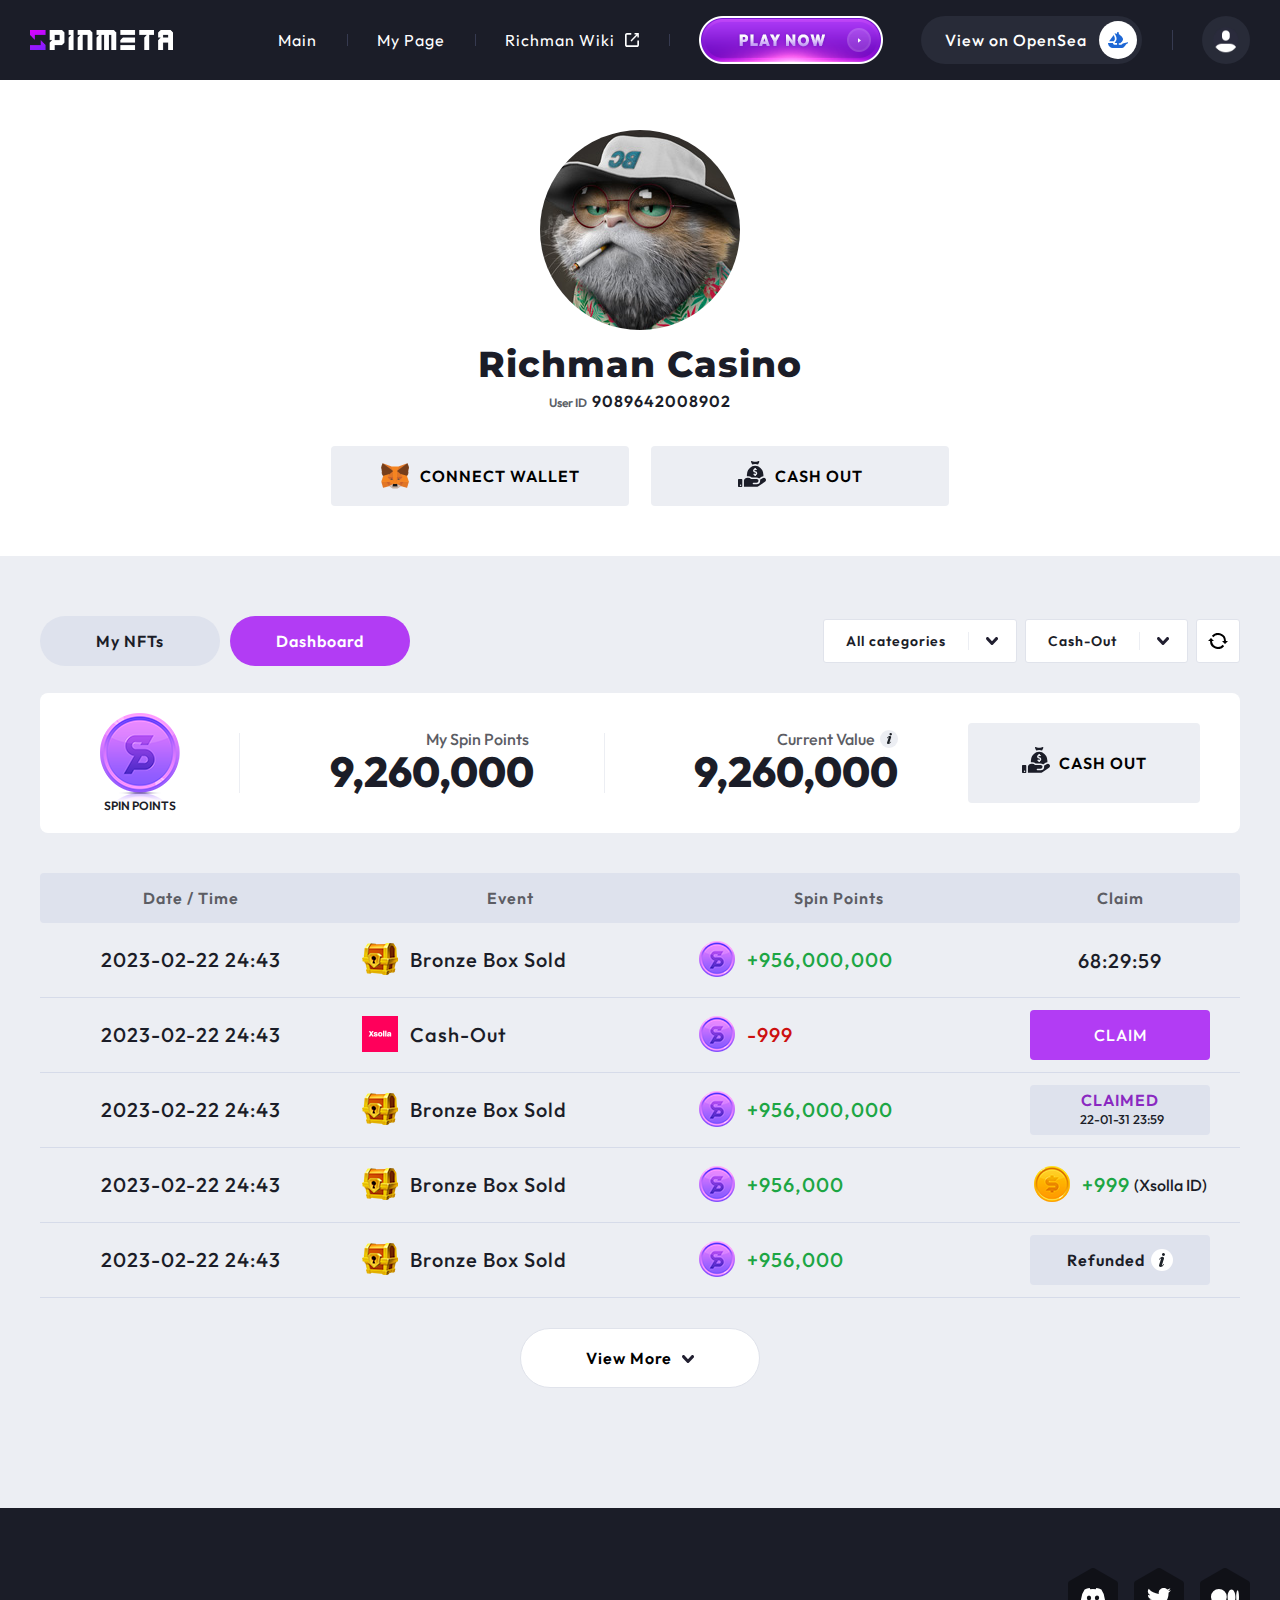
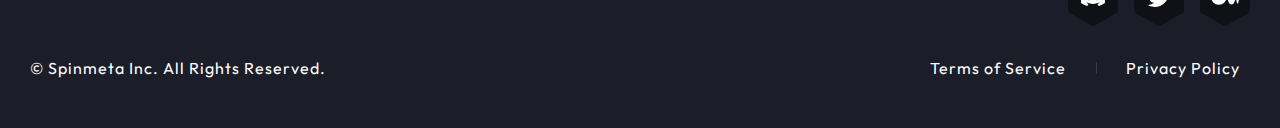
<file: src/page/mypage_dashboard.html>
<!DOCTYPE html>
<html lang="ko">

<head>
  <meta charset="utf-8">
  <title>My Page | SPINMETA</title>
  <meta http-equiv="X-UA-Compatible" content="IE=Edge">
  <meta name="viewport" content="width=device-width,initial-scale=1,shrink-to-fit=no">

  <link rel="preconnect" href="https://fonts.googleapis.com">
  <link rel="preconnect" href="https://fonts.gstatic.com" crossorigin>
  <link href="https://fonts.googleapis.com/css2?family=Montserrat:wght@800&family=Outfit:wght@400;500;600;800&display=swap" rel="stylesheet">

  <link rel="stylesheet" href="../../index.css">
</head>

<body>
<div class="wrap">
  <header class="header">
    <div class="content_wrapper">
      <h1 class="header_logo"><a href="../../index.html"><img src="../../src/resources/images/layouts/logo_header.png" alt="SPINMETA"></a></h1>
      <div class="header_nav">
        <nav class="nav">
          <a href="../../index.html" class="main">Main</a>
          <a href="mypage.html" class="mypage">My Page</a>
          <a href="mypage.html" class="nfts">My NFTs</a>
          <a href="mypage_dashboard.html" class="dashboard">Dashboard</a>
          <a href="#" target="_blank" class="wiki">Richman Wiki
            <svg
                xmlns="http://www.w3.org/2000/svg"
                xmlns:xlink="http://www.w3.org/1999/xlink"
                class="ico_link">
              <path fill-rule="evenodd"  fill="rgb(255, 255, 255)"
                    d="M13.402,13.402 C13.017,13.787 12.504,14.000 11.959,14.000 L2.041,14.000 C1.500,14.000 0.991,13.790 0.606,13.411 C0.413,13.219 0.261,12.992 0.156,12.736 C0.053,12.482 -0.000,12.214 -0.000,11.936 L-0.000,2.041 C-0.000,1.500 0.209,0.991 0.589,0.606 C0.781,0.412 1.008,0.261 1.264,0.156 C1.517,0.052 1.786,-0.000 2.063,-0.000 L5.996,-0.000 C6.157,-0.000 6.288,0.131 6.288,0.292 L6.288,1.378 C6.288,1.539 6.157,1.670 5.996,1.670 L2.041,1.670 C1.837,1.670 1.671,1.837 1.671,2.041 L1.671,11.959 C1.671,12.163 1.837,12.329 2.041,12.329 L11.959,12.329 C12.163,12.329 12.329,12.163 12.329,11.959 L12.329,7.779 C12.329,7.617 12.460,7.486 12.622,7.486 L13.707,7.486 C13.869,7.486 14.000,7.617 14.000,7.779 L14.000,11.959 C14.000,12.504 13.788,13.017 13.402,13.402 ZM12.499,4.401 C12.443,4.401 12.398,4.356 12.398,4.301 L12.398,2.543 L12.130,2.812 L6.539,8.403 C6.520,8.422 6.495,8.433 6.468,8.433 C6.441,8.433 6.416,8.422 6.397,8.403 L5.520,7.526 C5.481,7.487 5.481,7.424 5.520,7.384 L11.111,1.794 L11.380,1.524 L9.622,1.524 C9.567,1.524 9.522,1.480 9.522,1.424 L9.522,0.184 C9.522,0.128 9.567,0.084 9.622,0.084 L13.739,0.084 C13.794,0.084 13.839,0.128 13.839,0.184 L13.839,4.301 C13.839,4.356 13.794,4.401 13.739,4.401 L12.499,4.401 Z"/>
            </svg>
          </a>
          <a href="#" class="play"><img src="../../src/resources/images/layouts/btn_play.png" alt="play now"></a>
        </nav>

        <div class="my_btns">
          <button type="button" class="btn_profile"><span class="wallet">CONNECT WALLET</span></button>
          <button type="button" class="btn_profile"><span class="cash">CASH OUT</span></button>
        </div>
        <div class="user_btns">
          <button type="button" class="btn_profile"><span class="logout">LOGOUT</span></button>
        </div>
      </div>
      <!-- header_nav end -->

      <div class="header_util">
        <a href="#" class="btn_util btn_view">View on OpenSea<span class="ico"><img src="../../src/resources/images/icon/ico_opensea.svg" alt="OpenSea"></span></a>
        <a href="../../src/page/login.html" class="btn_util btn_user"><span class="ico"><img src="../../src/resources/images/icon/ico_user.png" alt="user"></span></a>
      </div>
      <button type="button" class="btn_menu" onclick="navToggle();"><span class="ico"><span>Menu</span></span></button>
    </div>
  </header>

  <main class="container_sub">
    <section class="mypage_profile">
      <div class="content_wrapper">
        <div class="profile_photo"><div class="inner"><img src="../resources/images/mypage/img_profile.jpg" alt="nfts_item_photo"></div></div>
        <div class="profile_name font_title">Richman Casino</div>
        <div class="profile_id"><span class="label">User ID</span>9089642008902</div>
        <div class="profile_btns">
          <button type="button" class="btn_profile"><span class="wallet">CONNECT WALLET</span></button>
          <button type="button" class="btn_profile"><span class="cash">CASH OUT</span></button>
        </div>
      </div>
    </section>

    <section class="mypage_detail">
      <div class="content_wrapper">
        <div class="dashboard_header">
          <div class="tab_btns">
            <!--<button type="button" class="btn_tab selected">My NFTs</button>-->
            <!--<button type="button" class="btn_tab">Dashboard</button>-->
            <a href="mypage.html" class="btn_tab">My NFTs</a>
            <a href="mypage_dashboard.html" class="btn_tab selected">Dashboard</a>
          </div>

          <div class="dashboard_action">
            <div class="custom-select">
              <select id="category" title="All categories">
                <option value="0">All categories</option>
                <option value="1">Claim: Claim</option>
                <option value="2">Pending</option>
                <option value="3">Claimed</option>
                <option value="4">Refunded</option>
              </select>
            </div>

            <div class="custom-select">
              <select id="cash" title="Cash-Out">
                <option value="0">Cash-Out</option>
                <option value="1">Bronze Box Sold</option>
                <option value="2">Silver Box Sold</option>
                <option value="3">Platinum Box Sold</option>
                <option value="4">Ruby Box Sold</option>
                <option value="5">Emerald Box Sold</option>
                <option value="6">Sapphire Box Sold</option>
                <option value="7">Diamond Box Sold</option>
              </select>
            </div>

            <button type="button" class="btn_refresh"><span class="ico">Refresh</span></button>
          </div>
        </div>

        <div class="tab_container">
          <div class="tab_content">
            <div class="point_box">
              <div class="point_title">
                <span>SPIN POINTS</span>
              </div>
              <div class="point_value">
                <div class="item">
                  <div class="inner">
                    <span class="label">My Spin Points</span>
                    <strong class="value">9,260,000</strong>
                  </div>
                </div>
                <div class="item">
                  <div class="inner">
                    <div class="label_wrapper">
                      <span class="label">Current Value</span>
                      <div class="tooltip">
                        <button type="button" class="tooltip_btn"><span class="ico">info</span></button>
                        <div class="tooltip_pop">
                          The buyer of this item has refunded  their Gold.<br>
                          Your chip box has been returned to your inbox.
                        </div>
                      </div>
                    </div>
                    <strong class="value">9,260,000</strong>
                  </div>
                </div>
              </div>
              <div class="point_btns">
                <button type="button" class="btn_profile" onclick="dialogOpen('pop01')"><span class="cash">CASH OUT</span></button>
              </div>
            </div>
            <!-- point_box end -->

            <div class="dashboard_table">
              <table class="table_dashboard">
                <thead>
                <tr>
                  <th>Date / Time</th>
                  <th>Event</th>
                  <th>Spin Points</th>
                  <th>Claim</th>
                </tr>
                </thead>
                <tbody>
                <tr>
                  <td class="time">2023-02-22 24:43</td>
                  <td class="event">
                    <div class="ico_wrapper">
                      <span class="ico">
                        <img src="../../src/resources/images/icon/ico_event_bronze.png" alt="icon">
                      </span>
                      <span>Bronze Box Sold</span>
                    </div>
                  </td>
                  <td class="point">
                    <div class="ico_wrapper">
                      <span class="ico">
                        <img src="../../src/resources/images/icon/ico_table_point.png" alt="icon">
                      </span>
                      <span class="plus">+956,000,000</span>
                    </div>
                  </td>
                  <td class="claim">
                    <span class="timer">68:29:59</span>
                  </td>
                </tr>

                <tr>
                  <td class="time">2023-02-22 24:43</td>
                  <td class="event">
                    <div class="ico_wrapper">
                      <span class="ico">
                        <img src="../../src/resources/images/icon/ico_event_xsolla.png" alt="icon">
                      </span>
                      <span>Cash-Out</span>
                    </div>
                  </td>
                  <td class="point">
                    <div class="ico_wrapper">
                      <span class="ico">
                        <img src="../../src/resources/images/icon/ico_table_point.png" alt="icon">
                      </span>
                      <span class="minus">-999</span>
                    </div>
                  </td>
                  <td class="claim">
                    <button type="button" class="btn_claim">CLAIM</button>
                  </td>
                </tr>

                <tr>
                  <td class="time">2023-02-22 24:43</td>
                  <td class="event">
                    <div class="ico_wrapper">
                      <span class="ico">
                        <img src="../../src/resources/images/icon/ico_event_bronze.png" alt="icon">
                      </span>
                      <span>Bronze Box Sold</span>
                    </div>
                  </td>
                  <td class="point">
                    <div class="ico_wrapper">
                      <span class="ico">
                        <img src="../../src/resources/images/icon/ico_table_point.png" alt="icon">
                      </span>
                      <span class="plus">+956,000,000</span>
                    </div>
                  </td>
                  <td class="claim">
                    <span class="claimed">
                      <span class="txt">CLAIMED</span>
                      <small>22-01-31 23:59</small>
                    </span>
                  </td>
                </tr>

                <tr>
                  <td class="time">2023-02-22 24:43</td>
                  <td class="event">
                    <div class="ico_wrapper">
                      <span class="ico">
                        <img src="../../src/resources/images/icon/ico_event_bronze.png" alt="icon">
                      </span>
                      <span>Bronze Box Sold</span>
                    </div>
                  </td>
                  <td class="point">
                    <div class="ico_wrapper">
                      <span class="ico">
                        <img src="../../src/resources/images/icon/ico_table_point.png" alt="icon">
                      </span>
                      <span class="plus">+956,000</span>
                    </div>
                  </td>
                  <td class="claim">
                    <div class="ico_wrapper">
                      <span class="ico">
                        <img src="../../src/resources/images/icon/ico_table_coin.png" alt="icon">
                      </span>
                      <span class="plus">+999</span>
                      <small class="txt">(Xsolla ID)</small>
                    </div>
                  </td>
                </tr>

                <tr>
                  <td class="time">2023-02-22 24:43</td>
                  <td class="event">
                    <div class="ico_wrapper">
                      <span class="ico">
                        <img src="../../src/resources/images/icon/ico_event_bronze.png" alt="icon">
                      </span>
                      <span>Bronze Box Sold</span>
                    </div>
                  </td>
                  <td class="point">
                    <div class="ico_wrapper">
                      <span class="ico">
                        <img src="../../src/resources/images/icon/ico_table_point.png" alt="icon">
                      </span>
                      <span class="plus">+956,000</span>
                    </div>
                  </td>
                  <td class="claim">
                    <div class="refunded">
                      <span class="txt">Refunded</span>
                      <div class="tooltip">
                        <button type="button" class="tooltip_btn"><span class="ico">info</span></button>
                        <div class="tooltip_pop">
                          The buyer of this item has refunded  their Gold.<br>
                          Your chip box has been returned to your inbox.
                        </div>
                      </div>
                    </div>
                  </td>
                </tr>
                </tbody>
              </table>
            </div>
            <!-- dashboard_table end -->

            <div class="dashboard_btns">
              <button type="button" class="btn_more"><span class="ico">View More</span></button>
            </div>
          </div>
          <!-- tab_content end -->
        </div>
        <!-- tab_container end -->
      </div>
    </section>
  </main>

  <aside class="side_nav sub">
    <ul class="side_sns">
      <li><a href="#" target="_blank" class="btn_sns"><span class="discord">Discord</span></a></li>
      <li><a href="#" target="_blank" class="btn_sns"><span class="twitter">Twitter</span></a></li>
      <li><a href="#" target="_blank" class="btn_sns"><span class="medium">Medium</span></a></li>
    </ul>
  </aside>

  <footer class="footer">
    <div class="content_wrapper">
      <ul class="side_sns">
        <li><a href="#" target="_blank" class="btn_sns"><span class="discord">Discord</span></a></li>
        <li><a href="#" target="_blank" class="btn_sns"><span class="twitter">Twitter</span></a></li>
        <li><a href="#" target="_blank" class="btn_sns"><span class="medium">Medium</span></a></li>
      </ul>
      <div class="footer_content">
        <div class="footer_copy">© Spinmeta Inc. All Rights Reserved.</div>
        <div class="footer_nav">
          <a href="#">Terms of Service</a>
          <a href="#">Privacy Policy</a>
        </div>
      </div>

    </div>
  </footer>

  <!-- dialog start -->
  <div class="pop_wrap hide" id="pop01">
    <div class="pop_box">
      <button type="button" class="btn_pop_close" onclick="dialogClose('pop01')"><span class="ico">Close</span></button>
      <div class="pop_container">
        <div class="pop_content">
          <h3 class="pop_tit font_title">CASH OUT</h3>
          <div class="pop_cash">
            <div class="pop_cash_change">
              <div class="pop_cash_point">
                <span class="label">Spin Points</span>
                <strong class="value">9,260,000</strong>
              </div>
              <div class="pop_cash_usd">
                <span class="label">USD</span>
                <strong class="value">260,000</strong>
              </div>
            </div>

            <div class="pop_cash_noti">Current Exchange Rate 1SP<span class="arr">→</span>(600)$</div>
          </div>
          <p class="pop_msg nfts_pop_msg"><strong>Your Spin Points will be converted into USD<br>via Xsolla Payout.</strong></p>

          <ul class="list_pop">
            <li>
              <p>This transaction cannot be undone</p>
            </li>
            <li>
              <p>USD will be added to your Xsolla account balance and can be retrieved when exceeding $100</p>
            </li>
            <li>
              <p>Check ‘Richman Wiki’ for more information</p>
            </li>
          </ul>
        </div>
      </div>
      <div class="pop_footer">
        <button type="button" class="btn_action">CONTINUE WITH XSOLLA</button>
      </div>
    </div>
  </div>
  <!-- dialog end -->
</div>

<!-- custom select -->
<script src="../../src/resources/js/select.js"></script>
<script>
  <!--Dialog 열기/닫기-->
  const dialogOpen = function(id){
    document.getElementById(id).classList.remove("hide");
    document.body.style.overflow = "hidden";
  }

  const dialogClose = function(id){
    document.getElementById(id).classList.add("hide");
    document.body.style.overflow = "auto";
  }
</script>
<script src="https://code.jquery.com/jquery-3.6.3.slim.js" integrity="sha256-DKU1CmJ8kBuEwumaLuh9Tl/6ZB6jzGOBV/5YpNE2BWc=" crossorigin="anonymous"></script>
<!-- mobile nav -->
<script src="../../src/resources/js/nav.js"></script>

</body>
</html>
</file>
<file: index.css>
/* last update 2022. 12. 07 */
/* */
*,
::before,
::after {
  box-sizing: border-box;
}

::before,
::after {
  text-decoration: inherit;
  vertical-align: inherit;
}

html {
  width: 100%;
  height: 100%;
  cursor: default;
  line-height: 1.15;
  overflow-wrap: break-word;
  -moz-tab-size: 4;
  tab-size: 4;
  -webkit-tap-highlight-color: transparent;
  -webkit-text-size-adjust: 100%;
  text-size-adjust: 100%;
}

body,
button,
dd,
dl,
dt,
fieldset,
form,
h1,
h2,
h3,
h4,
h5,
h6,
input,
legend,
li,
ol,
p,
select,
table,
td,
textarea,
th,
ul {
  margin: 0;
  padding: 0;
}

button,
input,
select,
table,
textarea {
  line-height: 1.5;
  font-family: inherit;
  font-size: inherit;
}

h1,
h2,
h3,
h4,
h5,
h6 {
  font-size: inherit;
  line-height: inherit;
}

hr {
  color: inherit;
  height: 0;
  overflow: visible;
  border-width: 1px 0 0 0;
  border-style: solid;
}

main,
details {
  display: block;
}

dl,
ol,
ul,
menu {
  list-style: none;
}

pre,
code,
kbd,
samp {
  font-family: monospace, monospace;
  font-size: 1em;
  overflow: auto;
}

address,
em,
i {
  font-style: normal;
}

a {
  background-color: transparent;
  text-decoration: none;
  color: inherit;
}

a:hover {
  text-decoration: none;
}

abbr[title] {
  text-decoration: underline;
  text-decoration: underline dotted;
}

b,
strong {
  font-weight: bolder;
}

small {
  font-size: 80%;
}

sub,
sup {
  font-size: 75%;
  line-height: 0;
  position: relative;
  vertical-align: baseline;
}

sub {
  bottom: -0.25em;
}

sup {
  top: -0.5em;
}

audio,
canvas,
iframe,
img,
svg,
video {
  vertical-align: middle;
}

audio,
video {
  display: inline-block;
}

img {
  vertical-align: top;
}

iframe,
img,
fieldset {
  border-style: none;
}

svg:not([fill]) {
  fill: currentColor;
}

svg:not(:root) {
  overflow: hidden;
}

img[src$=".gif"],
img[src$=".png"] {
  image-rendering: -moz-crisp-edges;
  image-rendering: -o-crisp-edges;
  image-rendering: -webkit-optimize-contrast;
  image-rendering: crisp-edges;
  -ms-interpolation-mode: nearest-neighbor;
}

table {
  border-collapse: collapse;
  border-spacing: 0;
  text-indent: 0;
}

button {
  background-color: transparent;
  cursor: pointer;
}

button,
select {
  text-transform: none;
}

button,
input {
  border: 0;
  border-radius: 0;
  overflow: visible;
}

input:focus {
  outline: none;
}

button,
[type=button],
[type=reset],
[type=submit] {
  -webkit-appearance: button;
}

figure {
  margin: 0;
}

fieldset {
  border: 1px solid #a0a0a0;
  padding: 0.35em 0.75em 0.625em;
}

input {
  overflow: visible;
}

legend {
  color: inherit;
  display: table;
  max-width: 100%;
  white-space: normal;
}

progress {
  display: inline-block;
  vertical-align: baseline;
}

select {
  text-transform: none;
}

textarea {
  overflow: auto;
  resize: vertical;
}

[type=checkbox],
[type=radio] {
  padding: 0;
}

[type=search] {
  -webkit-appearance: textfield;
  outline-offset: -2px;
}

::-webkit-inner-spin-button,
::-webkit-outer-spin-button {
  height: auto;
}

::-webkit-input-placeholder {
  color: inherit;
  opacity: 0.54;
}

::-webkit-search-decoration {
  -webkit-appearance: none;
}

::-webkit-file-upload-button {
  -webkit-appearance: button;
  font: inherit;
}

::-moz-focus-inner {
  border-style: none;
  padding: 0;
}

:-moz-focusring {
  outline: 1px dotted ButtonText;
}

:-moz-ui-invalid {
  box-shadow: none;
}

dialog {
  background-color: #fff;
  border: solid;
  color: black;
  height: -moz-fit-content;
  height: fit-content;
  left: 0;
  margin: auto;
  padding: 1em;
  position: absolute;
  right: 0;
  width: -moz-fit-content;
  width: fit-content;
}

dialog:not([open]) {
  display: none;
}

summary {
  display: list-item;
}

a,
area,
button,
input,
label,
select,
summary,
textarea,
[tabindex] {
  -ms-touch-action: manipulation;
  touch-action: manipulation;
}

[hidden] {
  display: none;
}

[aria-busy=true] {
  cursor: progress;
}

[aria-controls] {
  cursor: pointer;
}

[aria-disabled=true],
[disabled] {
  cursor: not-allowed;
}

[aria-hidden=false][hidden] {
  display: initial;
}

[aria-hidden=false][hidden]:not(:focus) {
  clip: rect(0, 0, 0, 0);
  position: absolute;
}

/* select */
.btn_refresh {
  flex-shrink: 0;
  width: 44px;
  height: 44px;
  border: 1px solid #e0e3eb;
  border-radius: 3px;
  background: #fff url(src/resources/images/icon/ico_refresh.svg) no-repeat center center;
  transition: border-color 0.2s;
}
.btn_refresh:hover {
  border-color: #cb83f8;
}
.btn_refresh .ico {
  display: block;
  overflow: hidden;
  text-indent: -9999px;
  white-space: nowrap;
}

.custom-select {
  position: relative;
  display: inline-block;
  height: 44px;
  border: 1px solid #e0e3eb;
  border-radius: 3px;
  background-color: #fff;
  font-size: 0.875rem;
  font-weight: 600;
  white-space: nowrap;
  transition: border-color 0.2s;
  /* Style the arrow inside the select element: */
  /* Point the arrow upwards when the select box is open (active): */
  /* style the items (options), including the selected item: */
  /* Style items (options): */
  /* Hide the items when the select box is closed: */
}
.custom-select:hover {
  border-color: #cb83f8;
}
.custom-select select {
  display: none;
}
.custom-select .select-selected:before {
  content: "";
  position: absolute;
  top: 50%;
  right: 0;
  width: 48px;
  height: 18px;
  transform: translateY(-50%);
  border-left: 1px solid #eceef3;
}
.custom-select .select-selected:after {
  content: "";
  position: absolute;
  top: 50%;
  right: 0;
  width: 48px;
  height: 18px;
  margin-top: -9px;
  background: url(src/resources/images/icon/ico_dropdown.svg) no-repeat center center;
  transition: transform 0.2s;
}
.custom-select .select-selected.select-arrow-active:after {
  transform: rotate(-180deg);
}
.custom-select .select-items div,
.custom-select .select-selected {
  display: flex;
  align-items: center;
  padding-left: 22px;
  cursor: pointer;
}
.custom-select .select-selected {
  height: 100%;
  padding-right: 70px;
}
.custom-select .select-items div {
  height: 3em;
  padding-right: 30px;
  transition: background-color 0.2s;
}
.custom-select .select-items {
  z-index: 9995;
  position: absolute;
  top: 100%;
  left: -1px;
  margin-top: 6px;
  min-width: calc(100% + 2px);
  border-radius: 4px;
  background-color: #fff;
  overflow: hidden;
  box-shadow: 0 4px 4px rgba(0, 0, 0, 0.1);
}
.custom-select .select-items div:not(:first-child) {
  border-top: 1px solid #eceef3;
}
.custom-select .select-hide {
  display: none;
}
.custom-select .select-items div:hover, .custom-select .same-as-selected {
  background-color: #f5f5f5;
}

.list_form .custom-select,
.table_write .custom-select {
  width: 100%;
}

/* tab */
.tab_btns {
  display: flex;
}

.btn_tab {
  display: inline-flex;
  justify-content: center;
  align-items: center;
  width: 180px;
  height: 50px;
  border: 0;
  border-radius: 25px;
  background-color: #dee2ed;
  transition: background-color 0.3s, color 0.3s;
  font-weight: 600;
}
.btn_tab:not(:first-child) {
  margin-left: 10px;
}
.btn_tab:hover, .btn_tab.selected {
  background-color: #b23cf4;
  color: #fff;
}

.pop_wrap {
  z-index: 9999;
  position: fixed;
  top: 0;
  right: 0;
  bottom: 0;
  left: 0;
  display: flex;
  align-items: center;
  justify-content: center;
  background-color: rgba(0, 0, 0, 0.7);
}
.pop_wrap.hide {
  display: none;
}

.pop_box {
  position: relative;
  display: flex;
  flex-direction: column;
  width: calc(100% - 64px);
  max-width: 617px;
  min-height: 200px;
  max-height: calc(100% - 64px);
  border-radius: 24px 24px 30px 30px;
  background-color: #eceef3;
  color: #1f2329;
}

.pop_header {
  flex-shrink: 0;
  display: flex;
  align-items: center;
  padding-left: 40px;
  padding-right: 40px;
}

.pop_header_title {
  display: flex;
  align-items: center;
  height: 92px;
  font-size: 22px;
}

.pop_container {
  overflow-y: auto;
  flex-grow: 1;
  display: flex;
  flex-direction: column;
}

.pop_content {
  flex-grow: 1;
  display: flex;
  flex-direction: column;
  align-items: center;
  padding: 50px 30px;
}

.pop_footer {
  flex-shrink: 0;
  display: flex;
  justify-content: center;
  align-items: center;
  height: 80px;
  padding-bottom: 0;
  border-radius: 0 0 24px 24px;
  background-color: #b23cf4;
  color: #fff;
  font-size: 20px;
}
.pop_footer .btn_action {
  font-size: 20px;
}

.label_title {
  margin-bottom: 8px;
  font-size: 15px;
}

.btn_pop_close {
  position: absolute;
  top: 16px;
  right: 16px;
  width: 38px;
  height: 38px;
  border-radius: 50%;
  background-color: #fff;
}
.btn_pop_close .ico {
  display: block;
  overflow: hidden;
  text-indent: -9999px;
  white-space: nowrap;
}
.btn_pop_close .ico::before, .btn_pop_close .ico::after {
  content: "";
  transition: 0.2s;
  display: block;
  width: 40%;
  height: 2px;
  background: currentColor;
  position: absolute;
  top: 50%;
  left: 50%;
}
.btn_pop_close .ico::before {
  transform: translate(-50%, -50%) rotate(-45deg);
}
.btn_pop_close .ico::after {
  transform: translate(-50%, -50%) rotate(45deg);
}
.btn_pop_close:hover .ico {
  color: #b23cf4;
}

.pop_content .nfts_item {
  width: 70%;
  max-width: 300px;
  min-width: 180px;
  margin: 0 0 30px;
  box-shadow: 0 0 10px rgba(0, 0, 0, 0.12);
}
.pop_content .pop_msg {
  letter-spacing: 0;
}
.pop_content .pop_msg strong {
  letter-spacing: 1px;
  text-transform: uppercase;
}

.list_pop {
  margin: 10px 0;
}
.list_pop li {
  position: relative;
  margin: 10px 0;
  padding-left: 18px;
  color: #5c6573;
  letter-spacing: 0;
}
.list_pop li::before {
  content: "";
  position: absolute;
  top: 0.4em;
  left: 0;
  width: 6px;
  height: 6px;
  border: 2px solid #b23cf4;
  transform: rotate(45deg);
}

.nfts_pop_msg {
  margin-bottom: 30px;
  text-align: center;
}
.nfts_pop_msg + .list_pop {
  margin: 0;
}

.pop_tit {
  font-size: 38px;
}

.pop_cash {
  width: calc(100% - 20px);
  padding-bottom: 45px;
  margin: 0 10px 45px;
  border-bottom: 1px solid #d6dbe9;
  text-align: center;
}

.pop_cash_noti {
  font-weight: 600;
}
.pop_cash_noti .arr {
  position: relative;
  display: inline-flex;
  width: 10px;
  height: 2px;
  align-items: center;
  margin: 2px 15px 0 8px;
  color: transparent;
  background-color: #1b1d28;
}
.pop_cash_noti .arr::after {
  content: "";
  position: absolute;
  top: 50%;
  right: -12px;
  transform: translateY(-50%);
  border-style: solid;
  border-width: 4px 6px;
  border-color: transparent transparent transparent #1b1d28;
}

.pop_cash_change {
  display: flex;
  justify-content: space-between;
  align-items: center;
  margin: 40px 0 15px;
  background: url(src/resources/images/icon/ico_arr_lg.png) no-repeat center center;
  background-size: auto 24px;
}

.pop_cash_point,
.pop_cash_usd {
  display: flex;
  flex-direction: column;
  align-items: flex-end;
  justify-content: center;
  width: 30vw;
  max-width: 220px;
  height: 10vw;
  max-height: 72px;
  border-radius: 72px;
  padding: 10px 30px 10px 70px;
  background-color: #fff;
  background-repeat: no-repeat;
  background-position: 10px center;
  background-size: 51px;
}
.pop_cash_point .label,
.pop_cash_usd .label {
  font-size: 14px;
  color: #5c5d64;
  letter-spacing: 0;
  font-weight: 500;
  white-space: nowrap;
}
.pop_cash_point .value,
.pop_cash_usd .value {
  font-size: 22px;
}

.pop_cash_point {
  background-image: url(src/resources/images/icon/ico_table_point_lg.png);
}

.pop_cash_usd {
  background-image: url(src/resources/images/icon/ico_table_coin_lg.png);
}
.pop_cash_usd .value {
  color: #a936e9;
}

html {
  height: 100%;
  font-size: 16px;
}

body {
  height: 100%;
  background-color: #1b1d28;
  color: #fff;
  overflow-y: auto;
}

body,
button,
input,
select,
textarea,
table {
  font-size: 1rem;
  font-family: "Outfit", sans-serif;
  letter-spacing: 1px;
}

small {
  letter-spacing: 0 !important;
}

.font_title {
  font-family: Montserrat, sans-serif !important;
  font-weight: 800 !important;
}

.wrap {
  position: relative;
  display: flex;
  flex-direction: column;
  min-width: 280px;
  min-height: 100%;
  margin: 0 auto;
  overflow: hidden;
}

.content_wrapper {
  width: 100%;
  padding-right: 30px;
  padding-left: 30px;
}

.container_sub .content_wrapper {
  max-width: 1260px;
  margin-right: auto;
  margin-left: auto;
}

.container_sub,
.container_login {
  z-index: 1;
  position: relative;
  min-height: calc(100vh - 320px);
  background-color: #fff;
  color: #1b1d28;
}

::-webkit-scrollbar {
  width: 12px;
  height: 12px;
}

::-webkit-scrollbar-thumb {
  background-color: rgba(0, 0, 0, 0.2);
  border-radius: 10px;
  background-clip: padding-box;
  border: 3px solid transparent;
}

::-webkit-scrollbar-track {
  background-color: transparent;
}

.header {
  z-index: 1001;
  position: relative;
  height: 80px;
}
.header .content_wrapper {
  position: fixed;
  top: 0;
  left: 0;
  width: 100%;
  height: 80px;
  display: flex;
  align-items: center;
  background-color: #1b1d28;
  z-index: 9999;
}

.header_logo {
  display: flex;
  height: 100%;
}
.header_logo a {
  display: flex;
  align-items: center;
  height: 100%;
}
.header_logo img {
  display: block;
  height: 25%;
}

.header_nav,
.footer_nav {
  display: flex;
}
.header_nav a,
.footer_nav a {
  position: relative;
  display: flex;
  align-items: center;
  padding: 10px;
  transition: color 0.2s;
  white-space: nowrap;
}
.header_nav a:not(:last-child),
.footer_nav a:not(:last-child) {
  margin-right: 20px;
}
.header_nav a:not(:first-child),
.footer_nav a:not(:first-child) {
  margin-left: 20px;
}
.header_nav a:not(:first-child)::before,
.footer_nav a:not(:first-child)::before {
  content: "";
  position: absolute;
  top: 50%;
  left: -20px;
  height: 12px;
  transform: translateY(-50%);
  border-left: 1px solid #363a50;
}
.header_nav a .ico_link,
.footer_nav a .ico_link {
  width: 14px;
  height: 14px;
  margin-left: 10px;
}
.header_nav a .ico_link path,
.footer_nav a .ico_link path {
  fill: currentColor;
}
.header_nav a:hover, .header_nav a.selected,
.footer_nav a:hover,
.footer_nav a.selected {
  color: #f600ff;
}
.header_nav a.nfts, .header_nav a.dashboard,
.footer_nav a.nfts,
.footer_nav a.dashboard {
  display: none;
}

.header_nav {
  margin-left: 95px;
}
.header_nav .nav {
  display: flex;
}
.header_nav .my_btns,
.header_nav .user_btns {
  display: none;
}

.header_util {
  display: flex;
  margin-left: auto;
  font-weight: 500;
  white-space: nowrap;
}

.btn_util,
.btn_menu {
  position: relative;
  display: inline-flex;
  justify-content: center;
  align-items: center;
  height: 8vw;
  max-height: 48px;
  min-height: 30px;
  border-radius: 24px;
  background-color: #282b38;
}

.btn_user,
.btn_menu {
  width: 8vw;
  max-width: 48px;
  min-width: 30px;
}

.btn_util:not(:last-child) {
  margin-right: 30px;
}
.btn_util:not(:first-child) {
  margin-left: 30px;
}
.btn_util:not(:first-child)::before {
  content: "";
  position: absolute;
  top: 50%;
  left: -30px;
  height: 20px;
  border-left: 1px solid #363a50;
  transform: translateY(-50%);
}

.btn_view {
  padding: 10px 55px 10px 24px;
}
.btn_view .ico {
  position: absolute;
  top: 5px;
  right: 5px;
  display: inline-flex;
  justify-content: center;
  align-items: center;
  width: 38px;
  height: 38px;
  border-radius: 50%;
  background: #fff;
}

.btn_user .ico img {
  position: absolute;
  top: 50%;
  left: 50%;
  transform: translate(-50%, -50%);
  width: 53%;
  max-width: 26px;
}

.btn_menu {
  display: none;
  margin-left: 1vw;
  font-size: 10px;
}
.btn_menu .ico {
  position: relative;
  display: block;
  width: 40%;
  height: 2px;
  margin: auto;
  background: #fff;
  transition: transform 0.2s;
}
.btn_menu .ico::before, .btn_menu .ico::after {
  content: "";
  transition: 0.2s;
  display: block;
  width: 100%;
  height: 2px;
  background: #fff;
  position: absolute;
}
.btn_menu .ico::before {
  top: 0.6em;
}
.btn_menu .ico::after {
  top: -0.6em;
}
.btn_menu .ico span {
  position: absolute;
  top: auto;
  left: auto;
  width: 1px;
  height: 1px;
  overflow: hidden;
  clip: rect(1px 1px 1px 1px);
}

.footer {
  position: relative;
  padding-top: 60px;
  padding-bottom: 40px;
}
.footer .side_sns {
  display: flex;
  justify-content: flex-end;
}
.footer .side_sns li {
  margin-top: 0 !important;
}
.footer .side_sns li:not(:first-of-type) {
  margin-left: 16px;
}
.footer .content_wrapper {
  max-width: 1280px;
  margin-right: auto;
  margin-left: auto;
}

.footer_content {
  display: flex;
  justify-content: space-between;
  margin-top: 23px;
}

.footer_copy {
  padding: 10px 0;
}

.side_nav {
  position: fixed;
  top: 130px;
  left: 30px;
}
.side_nav.sub .side_sns a::before {
  opacity: 0.06;
}
.side_nav.sub .side_sns a:hover::before {
  opacity: 0.15;
}
.side_nav.sub .side_sns .discord {
  background-image: url(src/resources/images/layouts/ico_discord_g.svg);
}
.side_nav.sub .side_sns .twitter {
  background-image: url(src/resources/images/layouts/ico_twitter_g.svg);
}
.side_nav.sub .side_sns .medium {
  background-image: url(src/resources/images/layouts/ico_medium_g.svg);
}

.side_sns li:not(:first-of-type) {
  margin-top: 10px;
}
.side_sns .btn_sns {
  position: relative;
  display: flex;
  justify-content: center;
  align-items: center;
  width: 50px;
  height: 58px;
}
.side_sns .btn_sns::before {
  content: "";
  position: absolute;
  top: 0;
  left: 0;
  right: 0;
  bottom: 0;
  background: url(src/resources/images/layouts/bg_shortcut.svg) no-repeat center center;
  background-size: 100%;
  opacity: 0.4;
  transition: opacity 0.3s;
}
.side_sns .btn_sns:hover::before {
  opacity: 1;
}
.side_sns .btn_sns span {
  overflow: hidden;
  text-indent: -9999px;
  white-space: nowrap;
  position: relative;
  display: block;
  width: 100%;
  height: 100%;
}
.side_sns img {
  position: relative;
}
.side_sns .discord {
  background: url(src/resources/images/layouts/ico_discord.svg) no-repeat center center;
}
.side_sns .twitter {
  background: url(src/resources/images/layouts/ico_twitter.svg) no-repeat center center;
}
.side_sns .medium {
  background: url(src/resources/images/layouts/ico_medium.svg) no-repeat center center;
}

.side_main {
  margin-top: 30px;
  font-size: 12px;
  font-weight: 500;
  text-transform: uppercase;
}

.side_position {
  margin-left: 15px;
}
.side_position .item {
  position: relative;
  display: flex;
  align-items: center;
  height: 27px;
  padding-left: 28px;
  color: #d505fd;
  transition: color 0.2s;
}
.side_position .item:not(:first-of-type) {
  position: relative;
  margin-top: 62px;
}
.side_position .item:not(:first-of-type)::before {
  content: "";
  position: absolute;
  top: -62px;
  left: 9px;
  height: 62px;
  border-left: 1px solid #d505fd;
  transition: opacity 0.2s, border-left-color 0.2s;
}
.side_position .item.current ~ .item {
  color: #fff;
}
.side_position .item.current ~ .item::before {
  border-color: #fff;
  opacity: 0.1;
}
.side_position .item.current ~ .item .label {
  opacity: 0.3;
}
.side_position .item.current ~ .item .bullet {
  opacity: 0.1;
}
.side_position .item.current ~ .item:hover {
  color: #d505fd;
}
.side_position .item.current ~ .item:hover .label,
.side_position .item.current ~ .item:hover .bullet {
  opacity: 1;
}
.side_position .label {
  transition: opacity 0.2s;
}
.side_position .bullet {
  position: absolute;
  top: 0;
  bottom: 0;
  margin: auto 0;
  left: 3px;
  transform: rotate(45deg);
  width: 13.5px;
  height: 13.5px;
  border: 1px solid currentColor;
  opacity: 1;
  transition: border-color 0.2s, opacity 0.2s;
}
.side_position .bullet::after {
  content: "";
  position: absolute;
  top: 0;
  left: 0;
  right: 0;
  bottom: 0;
  margin: auto;
  width: 6.4px;
  height: 6.4px;
  background-color: currentColor;
  transition: background-color 0.2s;
}

.container_main {
  min-height: calc(100vh - 80px);
  min-width: 1600px;
  overflow: hidden;
}
.container_main .content_wrapper {
  position: relative;
  display: flex;
  align-items: center;
  max-width: 1380px;
  height: 1000px;
  padding-left: 50px;
  padding-right: 50px;
  margin-left: auto;
  margin-right: auto;
}
.container_main img {
  max-width: 100%;
}

.section_play,
.section_last {
  display: flex;
  flex-direction: column;
  justify-content: center;
}
.section_play .content_wrapper,
.section_last .content_wrapper {
  display: flex;
  flex-direction: column;
  align-items: center;
  justify-content: center;
}
.section_play .btn_play,
.section_last .btn_play {
  margin-top: 40px;
}
.section_play .btn_store,
.section_last .btn_store {
  display: flex;
  align-items: center;
  justify-content: center;
  width: 220px;
  height: 56px;
  border-radius: 56px;
  margin-top: 30px;
  background-color: #101117;
  font-size: 18px;
  font-weight: 500;
  color: #fff;
}
.section_play .btn_store .ico,
.section_last .btn_store .ico {
  width: 22px;
  margin-right: 10px;
}
.section_play .obj_coin,
.section_last .obj_coin {
  position: absolute;
  top: -80px;
  bottom: 0;
  left: 0;
  right: 0;
  overflow: hidden;
}
.section_play .obj_coin span,
.section_last .obj_coin span {
  position: absolute;
  display: block;
}
.section_play .obj_coin span:first-of-type,
.section_last .obj_coin span:first-of-type {
  top: 5%;
  left: 178px;
  width: 143px;
  height: 197px;
  background: url(src/resources/images/main/coin_01.png) repeat-x left top;
}
.section_play .obj_coin span:nth-of-type(2),
.section_last .obj_coin span:nth-of-type(2) {
  top: 60%;
  right: -3%;
  width: 221px;
  height: 242px;
  background: url(src/resources/images/main/coin_02.png) repeat-x left top;
}
.section_play .obj_coin span:nth-of-type(3),
.section_last .obj_coin span:nth-of-type(3) {
  bottom: 4%;
  left: -1%;
  width: 85px;
  height: 139px;
  background: url(src/resources/images/main/coin_03.png) repeat-x left top;
}

.section_play {
  position: relative;
  background: url(src/resources/images/main/bg_section_first.jpg) no-repeat center -80px;
  background-size: auto 100%;
}
.section_play .content_wrapper {
  padding-bottom: 68px;
}

.section_slots {
  background: url(src/resources/images/main/bg_section_repeat01.jpg) repeat-x center top;
}

.section_decks {
  background: url(src/resources/images/main/bg_section_repeat02.jpg) repeat-x center top;
}

.section_earn {
  background: url(src/resources/images/main/bg_section_repeat03.jpg) repeat-x center top;
}

.section_last {
  height: 1100px;
  margin-bottom: -240px;
  background: url(src/resources/images/main/bg_section_last.jpg) no-repeat center top;
  background-size: cover;
}
.section_last .content_wrapper {
  height: 100%;
  padding-bottom: 48px;
  background: url(src/resources/images/main/bg_section_last_spin.png) no-repeat center 105px;
}
.section_last .section_title {
  text-align: center;
}
.section_last .section_title .sub {
  font-size: 42px;
}
.section_last .section_title .main {
  font-size: 120px;
  margin-bottom: 35px;
}

.section_cities .content_wrapper,
.section_piggy .content_wrapper {
  flex-direction: row-reverse;
}
.section_img,
.section_cont {
  width: 50%;
}

.section_img {
  display: flex;
  align-items: center;
}

.section_cont .section_desc {
  margin-top: 45px;
  margin-bottom: 55px;
  padding-left: 3px;
  font-size: 19px;
  line-height: 1.3em;
}
.section_cont .link_more {
  display: flex;
  justify-content: space-between;
  align-items: center;
  width: 300px;
  height: 80px;
  border-radius: 40px;
  padding: 1.1em;
  background-color: rgba(0, 0, 0, 0.6);
  text-transform: uppercase;
  font-size: 17px;
  font-weight: 600;
  letter-spacing: 2px;
}
.section_cont .link_more .label {
  display: block;
  padding-left: 2em;
}
.section_cont .link_more .ico {
  position: relative;
  display: block;
  width: 42px;
  height: 42px;
  border-radius: 50%;
  border: 2px solid rgba(255, 255, 255, 0.03);
  background-color: rgba(255, 255, 255, 0.12);
}
.section_cont .link_more .ico::after {
  content: "";
  position: absolute;
  top: 50%;
  left: calc(50% - 2px);
  transform: translateY(-50%);
  border-style: solid;
  border-width: 4px 6px;
  border-color: transparent transparent transparent #fff;
}

.section_title {
  font-size: 92px;
  line-height: 0.95em;
}

.container_login {
  display: flex;
  flex-direction: column;
  padding-top: 5rem;
  padding-bottom: 5rem;
}

.login_wrapper {
  display: flex;
  flex-direction: column;
  width: 100%;
  max-width: 700px;
  margin: 0 auto;
}

.login_title {
  text-align: center;
}
.login_title .font_title {
  font-size: 3.25rem;
  text-transform: uppercase;
}
.login_title .subtit {
  margin-top: 0.938rem;
  font-weight: 800;
}

.login_box {
  display: flex;
  flex-direction: column;
  justify-content: center;
  align-items: center;
  margin-top: 3.75rem;
  padding-top: 5rem;
  padding-bottom: 6rem;
  border-radius: 12px;
  background-color: #eceef3;
}
.login_box .font_title {
  font-size: 2.25rem;
}

.login_sns {
  display: flex;
  flex-direction: column;
  align-items: center;
  width: 100%;
  margin-top: 2rem;
  padding: 0 2rem;
}
.login_sns button {
  display: block;
  width: 100%;
  max-width: 340px;
  height: 3.7503em;
  padding: 0 29px;
  border: 1px solid #e0e3eb;
  border-radius: 4px;
  background-color: #fff;
  font-weight: 600;
}
.login_sns button:not(:first-of-type) {
  margin-top: 14px;
}
.login_sns button span {
  position: relative;
  display: flex;
  align-items: center;
  height: 20px;
  margin-left: 44px;
  padding-left: 18px;
  border-left: 1px solid #d9d9db;
  text-align: left;
}
.login_sns button span::before {
  content: "";
  position: absolute;
  top: 50%;
  left: -44px;
  width: 44px;
  height: 30px;
  margin-top: -15px;
}
.login_sns button.btn_apple span::before {
  background: url(src/resources/images/icon/ico_apple.svg) no-repeat 2px 2px;
}
.login_sns button.btn_facebook span::before {
  background: url(src/resources/images/icon/ico_facebook.svg) no-repeat left center;
  background-size: 24px;
}
.login_sns button.btn_google span::before {
  background: url(src/resources/images/icon/ico_google.svg) no-repeat left center;
  background-size: 23px;
}

.container_sub {
  background-color: #eceef3;
}

.mypage_profile {
  background-color: #fff;
}
.mypage_profile .content_wrapper {
  display: flex;
  flex-direction: column;
  align-items: center;
  padding-top: 50px;
  padding-bottom: 50px;
}

.mypage_detail .content_wrapper {
  padding-top: 60px;
  padding-bottom: 120px;
}

.profile_photo {
  width: 30%;
  min-width: 100px;
  max-width: 200px;
  border-radius: 50%;
  overflow: hidden;
}
.profile_photo .inner {
  position: relative;
  width: 100%;
  padding-bottom: 100%;
}
.profile_photo img {
  position: absolute;
  top: 0;
  right: 0;
  bottom: 0;
  left: 0;
  width: 100%;
  height: 100%;
}

.profile_name {
  font-size: 36px;
  margin-top: 0.4em;
}

.profile_id {
  margin-top: 0.4em;
  font-weight: 600;
}
.profile_id span {
  padding-right: 5px;
  color: #5b5f67;
  font-size: 12px;
  letter-spacing: 0;
}

.profile_btns {
  display: flex;
  justify-content: center;
  width: 100%;
  margin-top: 2.2rem;
}
.profile_btns .btn_profile {
  width: calc(50% - 22px);
  max-width: 298px;
  margin: 0 11px;
}

.btn_profile {
  height: 4.5em;
  max-height: 60px;
  padding: 0 11px;
  border-radius: 4px;
  background-color: #eceef3;
  font-weight: 600;
  white-space: nowrap;
}
.btn_profile span {
  display: inline-flex;
  align-items: center;
  height: 100%;
}
.btn_profile .wallet {
  padding-left: 39px;
  background: url(src/resources/images/icon/ico_wallet.png) no-repeat left center;
  background-size: 28px;
}
.btn_profile .cash {
  padding-left: 37px;
  background: url(src/resources/images/icon/ico_cash.svg) no-repeat left 45%;
}

.dashboard_header {
  display: flex;
  justify-content: space-between;
  align-items: center;
  margin-bottom: 27px;
}

.dashboard_action {
  display: flex;
}
.dashboard_action > *:not(:first-child) {
  margin-left: 8px;
}

.point_box {
  display: flex;
  align-items: center;
  padding: 20px 40px 20px 0;
  border-radius: 8px;
  background-color: #fff;
}

.point_title {
  position: relative;
  display: flex;
  align-items: flex-end;
  justify-content: center;
  width: 200px;
  height: 100px;
  background: url(src/resources/images/icon/ico_point.png) no-repeat center top;
  font-size: 12px;
  font-weight: 600;
  letter-spacing: 0;
}
.point_title::after {
  content: "";
  position: absolute;
  top: 50%;
  right: 0;
  height: 60px;
  border-right: 1px solid #eceef3;
  transform: translateY(-50%);
}

.point_value {
  flex-grow: 1;
  display: flex;
}
.point_value .item {
  position: relative;
  flex: 1;
  display: flex;
  justify-content: center;
  align-items: center;
  padding: 0 20px 0 40px;
  white-space: nowrap;
}
.point_value .item:not(:first-child)::after {
  content: "";
  position: absolute;
  top: 50%;
  left: 0;
  height: 60px;
  border-right: 1px solid #eceef3;
  transform: translateY(-50%);
}
.point_value .inner {
  display: flex;
  flex-direction: column;
  align-items: flex-end;
}
.point_value .label_wrapper {
  display: flex;
}
.point_value .tooltip {
  height: 2px;
  margin-left: 0;
}
.point_value .tooltip_btn {
  width: 18px;
  height: 18px;
  background-color: #eceef3;
  background-size: auto 60%;
}
.point_value .tooltip_pop {
  top: calc(50% + 26px);
}
.point_value .label {
  color: #5c5d64;
  font-weight: 500;
  letter-spacing: 0;
  padding-right: 5px;
  line-height: 18px;
}
.point_value .value {
  font-size: 42px;
  font-weight: 800;
  letter-spacing: 0;
}

.point_btns {
  width: 20%;
  max-width: 250px;
  height: 80px;
}
.point_btns .btn_profile {
  width: 100%;
  height: 100%;
  max-height: 80px;
  margin: 0;
}

.dashboard_table {
  margin-top: 40px;
}

.table_dashboard {
  width: 100%;
  border-collapse: collapse;
}
.table_dashboard thead th {
  height: 50px;
  color: #5c5d64;
  font-weight: 600;
  background-color: #dee2ed;
}
.table_dashboard thead th:first-of-type {
  border-radius: 4px 0 0 4px;
}
.table_dashboard thead th:last-of-type {
  border-radius: 0 4px 4px 0;
}
.table_dashboard td {
  height: 75px;
  padding: 0 20px;
  border-bottom: 1px solid #d6dbe9;
  font-size: 20px;
  font-weight: 500;
  text-align: center;
}
.table_dashboard td > * {
  vertical-align: middle;
}
.table_dashboard td small {
  padding-left: 4px;
}
.table_dashboard .ico {
  display: inline-block;
  width: 48px;
  text-align: left;
}
.table_dashboard .ico img {
  margin-top: -2px;
}
.table_dashboard .plus {
  color: #1da644;
}
.table_dashboard .minus {
  color: #cd1010;
}
.table_dashboard .claim {
  width: 240px;
}
.table_dashboard .claim .ico_wrapper {
  display: inline-flex;
  width: unset;
}
.table_dashboard .claimed,
.table_dashboard .refunded {
  display: inline-flex;
  flex-direction: column;
  justify-content: center;
  align-items: center;
  width: 180px;
  height: 50px;
  font-weight: 500;
  border-radius: 4px;
  background-color: #dee2ed;
  line-height: 1.2em;
  font-size: 1rem;
}
.table_dashboard .claimed .txt,
.table_dashboard .refunded .txt {
  color: #8a29c1;
  font-weight: 600;
}
.table_dashboard .refunded {
  position: relative;
  flex-direction: row;
  align-items: center;
}
.table_dashboard .refunded .txt {
  color: unset;
}

.tooltip {
  position: relative;
  margin-left: 6px;
}
.tooltip:hover .tooltip_pop,
.tooltip:hover .tooltip_btn::after, .tooltip:focus .tooltip_pop,
.tooltip:focus .tooltip_btn::after {
  opacity: 1;
  visibility: visible;
}

.tooltip_btn {
  position: relative;
  display: block;
  width: 22px;
  height: 22px;
  border-radius: 50%;
  background: #fff url(src/resources/images/icon/ico_info.svg) no-repeat center center;
}
.tooltip_btn::after {
  content: "";
  position: absolute;
  top: calc(100% - 5px);
  left: 50%;
  border: 10px solid transparent;
  border-bottom-color: #5f6672;
  transform: translateX(-50%);
  visibility: hidden;
  opacity: 0;
  transition: opacity 0.3s;
}
.tooltip_btn .ico {
  display: inline-block;
  overflow: hidden;
  text-indent: -9999px;
  white-space: nowrap;
}

.tooltip_pop {
  z-index: 1;
  position: absolute;
  top: calc(50% + 21px);
  left: 50%;
  padding: 10px 30px;
  font-size: 14px;
  letter-spacing: 0;
  border-radius: 4px;
  background-color: #5f6672;
  color: #fff;
  text-align: center;
  white-space: nowrap;
  font-weight: 400;
  line-height: 1.3;
  transform: translateX(-50%);
  visibility: hidden;
  opacity: 0;
  transition: opacity 0.3s;
}

.ico_wrapper {
  display: flex;
  align-items: center;
  width: 100%;
}
.ico_wrapper .ico {
  flex-shrink: 0;
}

.btn_claim {
  width: 180px;
  height: 50px;
  color: #fff;
  font-weight: 500;
  border: 0;
  border-radius: 4px;
  background-color: #b23cf4;
}

.dashboard_btns {
  display: flex;
  justify-content: center;
  margin-top: 30px;
}

.btn_more {
  width: 240px;
  height: 60px;
  border: 1px solid #e0e3eb;
  border-radius: 30px;
  background-color: #fff;
  font-weight: 600;
  transition: border-color 0.2s;
}
.btn_more:hover {
  border-color: #cb83f8;
}
.btn_more .ico {
  padding-right: 23px;
  background: url(src/resources/images/icon/ico_dropdown.svg) no-repeat 99% 60%;
}

.nfts_container {
  display: flex;
  flex-wrap: wrap;
  margin: -10px;
}

.nfts_item {
  position: relative;
  display: flex;
  flex-direction: column;
  width: calc(25% - 20px);
  margin: 10px;
  border-radius: 14px;
  background-color: #fff;
  transition: box-shadow 0.4s;
}
.nfts_item:hover {
  box-shadow: 0 0 10px rgba(0, 0, 0, 0.12);
}
.nfts_item:hover .nfts_item_photo img {
  transform: scale(1.05);
}

.nfts_item_opensea {
  z-index: 1;
  position: absolute;
  top: 15px;
  right: 15px;
  display: flex;
  justify-content: center;
  align-items: center;
  width: 8vw;
  height: 8vw;
  max-width: 40px;
  max-height: 40px;
  border-radius: 50%;
  background-color: rgba(0, 0, 0, 0.3);
  transition: background-color 0.2s;
}
.nfts_item_opensea:hover {
  background-color: #1d67d5;
}
.nfts_item_opensea img {
  width: 55%;
  max-width: 22px;
}

.nfts_item_photo {
  position: relative;
  padding-bottom: 94%;
  border-radius: 14px 14px 0 0;
  overflow: hidden;
}
.nfts_item_photo img {
  position: absolute;
  top: 0;
  left: 0;
  width: 100%;
  height: 100%;
  transition: transform 0.3s;
}

.nfts_item_info {
  flex-grow: 1;
  position: relative;
  padding: 6%;
}
.nfts_item_info .label {
  display: block;
  color: #828990;
  letter-spacing: 0;
  padding-top: 4px;
}
.nfts_item_info .title {
  padding-right: 70px;
}
.nfts_item_info .title .txt {
  font-size: 20px;
  font-weight: 600;
}
.nfts_item_info .btn_small {
  position: absolute;
  top: 15px;
  right: 6%;
}

.nfts_item_action {
  position: relative;
  padding-bottom: 20%;
  border-radius: 0 0 14px 14px;
  background-color: #c0c6d5;
  font-weight: 600;
}
.nfts_item_action .inner {
  position: absolute;
  top: 0;
  left: 0;
  width: 100%;
  height: 100%;
  display: flex;
  justify-content: center;
  align-items: center;
}
.nfts_item_action.add {
  background-color: #b23cf4;
  color: #fff;
}

.btn_action {
  display: flex;
  justify-content: center;
  align-items: center;
  height: 100%;
  color: currentColor;
  font-weight: 500;
  font-size: inherit;
}

.btn_small {
  display: inline-flex;
  justify-content: center;
  align-items: center;
  height: 2.2em;
  padding: 0 12px;
  border: 1px solid #eaeef8;
  border-radius: 3px;
  background-color: transparent;
  font-size: 14px;
  letter-spacing: 0;
  transition: border-color 0.2s;
}
.btn_small:hover {
  border-color: #b23cf4;
}

.ico_add {
  position: relative;
  display: inline-block;
  width: 24px;
  height: 24px;
  margin-right: 6px;
  border: 2px solid currentColor;
  border-radius: 50%;
  color: inherit;
  overflow: hidden;
  text-indent: -9999px;
  white-space: nowrap;
}
.ico_add::before {
  content: "";
  position: absolute;
  top: 50%;
  left: 50%;
  width: 50%;
  height: 2px;
  background-color: currentColor;
  transform: translate(-50%, -50%);
}

.ico_add.plus::after {
  content: "";
  position: absolute;
  top: 50%;
  left: 50%;
  width: 50%;
  height: 2px;
  background-color: currentColor;
  transform: translate(-50%, -50%) rotate(90deg);
}

@media screen and (max-width: 1279px) {
  .container_sub,
.container_login {
    min-height: unset;
    flex-grow: 1;
  }

  .content_wrapper {
    padding-left: 3vw;
    padding-right: 3vw;
  }

  .footer {
    padding-top: 50px;
    padding-bottom: 70px;
  }
  .footer .content_wrapper {
    display: flex;
    flex-direction: row-reverse;
    justify-content: space-between;
  }

  .footer_content {
    flex-direction: column-reverse;
    margin-top: 0;
  }

  .footer_nav {
    margin-left: 0;
    font-size: 14px;
  }
  .footer_nav a {
    padding-left: 0;
    padding-right: 0;
  }

  .footer_copy {
    font-size: 18px;
  }

  .side_nav {
    display: none;
  }

  .header .btn_menu {
    display: block;
  }
  .header .btn_view {
    display: none;
  }
  .header .btn_util:not(:first-child)::before {
    content: none;
  }
  .header .header_nav {
    position: fixed;
    top: 80px;
    bottom: 0;
    left: 100%;
    display: flex;
    flex-direction: column;
    width: 100%;
    margin-left: 0;
    padding: 30px 4vw;
    background-color: #fff;
    transition: left 0.3s ease-in-out;
  }
  .header .header_nav .nav {
    order: 1;
    flex-direction: column;
    width: 100%;
    border-top: 1px solid #1b1d28;
    border-bottom: 1px solid #1b1d28;
    margin: 30px 0;
  }
  .header .header_nav .nav .play {
    display: none;
  }
  .header .header_nav .nav a {
    height: 55px;
    padding-left: 45px;
    color: #1b1d28;
    font-size: 14px;
    font-weight: 600;
  }
  .header .header_nav .nav a:not(:last-child) {
    margin-right: 0;
  }
  .header .header_nav .nav a:not(:first-child) {
    margin-left: 0;
    border-top: 1px solid #eceef3;
  }
  .header .header_nav .nav a:not(:first-child)::before {
    content: none;
  }
  .header .header_nav .nav a .ico_link {
    margin-left: 5px;
    transform: scale(0.7);
  }
  .header .header_nav .mypage {
    display: none;
  }
  .header .header_nav .main {
    background: url(src/resources/images/layouts/ico_nav_main.svg) no-repeat 7px center;
    background-size: 22px;
  }
  .header .header_nav .nfts {
    display: flex;
    background: url(src/resources/images/layouts/ico_nav_nfts.svg) no-repeat 6px center;
    background-size: 25px;
  }
  .header .header_nav .dashboard {
    display: flex;
    background: url(src/resources/images/layouts/ico_nav_dashboard.svg) no-repeat 5px center;
    background-size: 25px;
  }
  .header .header_nav .wiki {
    background: url(src/resources/images/layouts/ico_nav_wiki.svg) no-repeat 6px center;
    background-size: 26px;
  }
  .header .header_nav .my_btns {
    display: flex;
    justify-content: space-between;
    order: 0;
  }
  .header .header_nav .user_btns {
    display: block;
    order: 10;
  }
  .header .header_nav .btn_profile {
    width: calc(50% - 5px);
  }
  .header .header_nav .btn_profile:only-child {
    width: 100%;
  }
  .header.open .header_nav {
    left: 0;
    box-shadow: -10px 5px 5px rgba(0, 0, 0, 0.1);
  }
  .header.open .btn_menu .ico {
    background: transparent;
  }
  .header.open .btn_menu .ico::before, .header.open .btn_menu .ico::after {
    top: 0;
  }
  .header.open .btn_menu .ico::before {
    transform: rotate(-45deg);
  }
  .header.open .btn_menu .ico::after {
    transform: rotate(45deg);
  }
}
@media screen and (max-width: 767px) {
  .btn_menu .ico,
.btn_menu .ico::before,
.btn_menu .ico::after {
    height: 1px;
    font-size: 2vw;
  }

  .side_sns .btn_sns {
    width: 40px;
    height: 46px;
  }
  .side_sns .discord {
    background-size: 18px;
  }
  .side_sns .twitter {
    background-size: 18px;
  }
  .side_sns .medium {
    background-size: 22px;
  }

  .footer {
    padding-top: 6vw;
    padding-bottom: 8vw;
  }
  .footer .side_sns li:not(:first-of-type) {
    margin-left: 10px;
  }

  .footer_nav {
    display: flex;
    margin-left: -5px;
    font-size: 12px;
    letter-spacing: 0;
  }
  .footer_nav a {
    padding: 5px;
  }
  .footer_nav a:not(:last-child) {
    margin-right: 10px;
  }
  .footer_nav a:not(:first-child) {
    margin-left: 10px;
  }
  .footer_nav a:not(:first-child)::before {
    left: -10px;
  }

  .footer_copy {
    padding: 5px 0;
    font-size: 14px;
    letter-spacing: 0;
  }
}
@media screen and (max-width: 613px) {
  .header,
.header .content_wrapper {
    height: 13vw;
  }

  .header .header_nav {
    top: 13vw;
  }
}
@media screen and (max-width: 413px) {
  .footer .content_wrapper {
    flex-direction: column;
  }
  .footer .side_sns {
    justify-content: flex-start;
    margin-bottom: 10px;
  }
}
@media screen and (max-width: 1599px) {
  .table_dashboard td.claim {
    position: relative;
  }
  .table_dashboard .tooltip {
    position: static;
  }
  .table_dashboard .tooltip .tooltip_pop {
    transform: translateX(-65%);
  }
}
@media screen and (max-width: 1279px) {
  .point_title {
    display: none;
  }
}
@media screen and (max-width: 1023px) {
  .dashboard_header {
    flex-direction: column;
    align-items: flex-start;
  }

  .dashboard_action {
    width: 100%;
    margin-top: 5%;
  }
  .dashboard_action .custom-select {
    flex-grow: 1;
  }
  .dashboard_action > *:not(:first-child) {
    margin-left: 5px;
  }

  .point_box {
    flex-direction: column;
    padding: 20px;
    box-shadow: 0 0 8px rgba(0, 0, 0, 0.08);
  }

  .point_value {
    width: 100%;
    margin-top: 2%;
  }
  .point_value .item {
    justify-content: flex-end;
    padding: 0 4%;
  }
  .point_value .tooltip_btn {
    width: 4vw;
    height: 4vw;
    max-width: 18px;
    max-height: 18px;
  }
  .point_value .tooltip_pop {
    transform: translateX(-90%);
    max-width: 85vw;
    white-space: unset;
  }

  .point_btns {
    width: 100%;
    max-width: unset;
    height: auto;
    margin-top: 4%;
  }
  .point_btns .btn_profile {
    max-width: unset;
    height: 3em;
    font-size: 3vw;
  }
  .point_btns .btn_profile .cash {
    padding-left: 6vw;
    background-size: auto 40%;
  }

  .table_dashboard {
    display: block;
  }
  .table_dashboard thead {
    display: none;
  }
  .table_dashboard tbody {
    display: block;
  }
  .table_dashboard tr {
    display: block;
    padding: 20px 2vw;
    border-top: 1px solid #d6dbe9;
  }
  .table_dashboard td {
    display: flex;
    height: unset;
    border: 0;
    padding: 0;
    font-size: 18px;
  }
  .table_dashboard td.time {
    width: 100%;
    margin-bottom: 15px;
    font-size: 14px;
    letter-spacing: 0;
  }
  .table_dashboard td.claim {
    clear: both;
    width: 100%;
    padding-top: 15px;
  }
  .table_dashboard td.claim > * {
    flex-grow: 1;
    font-size: 18px;
    height: 2.3em;
  }
  .table_dashboard td.claim .timer,
.table_dashboard td.claim .ico_wrapper {
    display: inline-flex;
    justify-content: center;
    align-items: center;
    font-weight: 500;
    border-radius: 4px;
    background-color: #dee2ed;
    line-height: 1.2em;
  }
  .table_dashboard td.claim .claimed {
    flex-direction: row;
  }
  .table_dashboard td.claim .claimed .ctime {
    padding-left: 6px;
    padding-top: 3px;
  }
  .table_dashboard td.event {
    float: left;
    width: 55%;
    font-weight: 600;
    letter-spacing: 0;
  }
  .table_dashboard td.point {
    float: left;
    width: 45%;
    font-weight: 600;
    letter-spacing: 0;
  }
  .table_dashboard .ico {
    width: 2em;
  }
  .table_dashboard .ico img {
    width: 80%;
    margin-top: 0;
  }

  .table_dashboard .tooltip .tooltip_pop {
    transform: translateX(-50%);
  }

  .dashboard_btns {
    margin-top: 0;
    padding-top: 40px;
    border-top: 1px solid #d6dbe9;
  }

  .nfts_item {
    width: calc(100% / 3 - 20px);
  }
}
@media screen and (max-width: 767px) {
  .container_login {
    padding-top: 15vw;
    padding-bottom: 15vw;
  }

  .login_title .font_title {
    font-size: 7.5vw;
    line-height: 1em;
  }
  .login_title .subtit {
    margin-top: 1em;
    font-size: 2.5vw;
    letter-spacing: 0;
  }

  .login_box {
    padding-top: 10vw;
    padding-bottom: 10.5vw;
    margin-top: 10vw;
  }
  .login_box .font_title {
    font-size: 5.5vw;
  }

  .login_sns {
    margin-top: 1.5rem;
  }
  .login_sns button {
    padding: 0 1.4rem;
    letter-spacing: 0;
    font-size: 14px;
    font-weight: 500;
  }
  .login_sns button:not(:first-of-type) {
    margin-top: 8px;
  }
  .login_sns button.btn_apple span::before, .login_sns button.btn_facebook span::before, .login_sns button.btn_google span::before {
    background-size: 18px;
  }
  .login_sns button.btn_apple span::before {
    background-position: left 3px;
  }
  .login_sns button span {
    height: 1rem;
    line-height: 1rem;
    margin-left: 36px;
  }
  .login_sns button span::before {
    left: -36px;
    width: 36px;
  }

  .table_dashboard .tooltip .tooltip_pop {
    top: calc(100% + 5px);
  }

  /********* my page *********/
  .mypage_profile .content_wrapper {
    padding-top: 10vw;
    padding-bottom: 8vw;
  }

  .mypage_detail {
    padding-left: 5px;
    padding-right: 5px;
  }
  .mypage_detail .content_wrapper {
    padding-top: 8vw;
    padding-bottom: 16vw;
  }

  .profile_name {
    font-size: 5vw;
  }

  .profile_id {
    font-size: 2.5vw;
    letter-spacing: 0;
  }
  .profile_id span {
    font-size: inherit;
  }

  .profile_btns {
    margin-top: 5vw;
  }
  .profile_btns .btn_profile {
    width: calc(50% - 10px);
    margin: 0 5px;
  }

  .btn_profile {
    font-size: 2.5vw;
    letter-spacing: 0;
    white-space: nowrap;
  }
  .btn_profile .wallet {
    padding-left: 2.8em;
    background-size: auto 45%;
  }
  .btn_profile .cash {
    padding-left: 2.8em;
    background-size: auto 45%;
  }

  .btn_tab {
    width: 32vw;
    height: 3em;
    border-radius: 2em;
    font-size: 3vw;
    letter-spacing: 0;
    white-space: nowrap;
  }

  .custom-select {
    height: 3em;
    font-size: 3vw;
    letter-spacing: 0;
  }
  .custom-select .select-selected:before,
.custom-select .select-selected:after {
    width: 20%;
    min-width: 25px;
    max-width: 60px;
  }
  .custom-select .select-selected:before {
    height: 40%;
    min-height: 12px;
  }
  .custom-select .select-selected:after {
    background-size: 28%;
  }
  .custom-select .select-items div,
.custom-select .select-selected {
    padding-left: 8%;
  }
  .custom-select .select-items div {
    padding-right: 8%;
  }

  .btn_refresh {
    width: 4.5em;
    height: 4.5em;
    font-size: 2vw;
    background-size: 45%;
  }

  .point_box {
    margin-top: 4vw;
  }

  .point_value .item .label {
    font-size: 2.5vw;
  }
  .point_value .item .value {
    font-size: 5vw;
  }
  .point_value .item:not(:first-child)::after {
    height: 90%;
  }

  .table_dashboard td {
    font-size: 15px;
  }
  .table_dashboard td.time {
    font-size: 13px;
  }
  .table_dashboard td.claim > * {
    font-size: inherit;
  }
  .table_dashboard .tooltip_pop {
    width: 95%;
  }

  .tooltip_pop {
    padding-left: 4vw;
    padding-right: 4vw;
    font-size: 12px;
    white-space: unset;
  }

  .tooltip_btn {
    background-size: auto 60%;
  }

  .tooltip_btn,
.ico_add {
    width: 4vw;
    height: 4vw;
    max-width: 22px;
    max-height: 22px;
  }

  .btn_more {
    width: 40vw;
    min-width: 150px;
    height: 3em;
    min-height: 40px;
    border-radius: 3em;
    font-size: 3vw;
  }
  .btn_more .ico {
    padding-right: 1.6em;
    background-size: auto 40%;
  }

  /* nfts */
  .nfts_container {
    margin: -1vw;
    letter-spacing: 0;
  }

  .nfts_item {
    width: calc(50% - 2vw);
    margin: 1vw;
    border-radius: 7px;
  }
  .nfts_item .btn_small {
    height: 2em;
    font-size: 11px;
    padding: 0 6px;
  }

  .nfts_item_photo {
    border-radius: 7px 7px 0 0;
  }

  .nfts_item_action {
    border-radius: 0 0 7px 7px;
    font-size: 3vw;
  }

  .nfts_item_info {
    padding: 3vw;
  }
  .nfts_item_info .label {
    padding-top: 2px;
    font-size: 11px;
  }
  .nfts_item_info .title {
    padding-right: 50px;
  }
  .nfts_item_info .title .txt {
    font-size: 3vw;
  }
  .nfts_item_info .btn_small {
    top: 3vw;
    right: 3vw;
  }

  .pop_box {
    border-radius: 12px 12px 15px 15px;
  }

  .pop_content {
    padding: 8vw 4vw;
  }
  .pop_content .pop_msg {
    font-size: 2vw;
  }
  .pop_content .pop_msg strong {
    font-size: 2.5vw;
    letter-spacing: 0;
  }
  .pop_content .nfts_item,
.pop_content .nfts_pop_msg {
    margin-bottom: 5vw;
  }

  .pop_footer {
    height: 4em;
    border-radius: 0 0 12px 12px;
    font-size: 3vw;
  }
  .pop_footer .btn_action {
    font-size: inherit;
  }

  .btn_pop_close {
    top: 3px;
    right: 3px;
    transform: scale(0.6);
  }

  .list_pop li {
    margin: 0.5em 0;
    font-size: 2vw;
    padding-left: 9px;
  }
  .list_pop li::before {
    top: 0.5em;
    width: 3px;
    height: 3px;
    border-width: 1px;
  }

  .pop_cash {
    margin-bottom: 5vw;
    padding-bottom: 5vw;
  }

  .pop_cash_noti {
    font-size: 2vw;
    letter-spacing: 0;
  }

  .pop_cash_change {
    margin: 5vw 0 2.5vw;
    background-size: auto 3vw;
  }

  .pop_cash_point,
.pop_cash_usd {
    padding: 0 3vw 0 10vw;
    background-position: 1vw center;
    background-size: 8vw;
  }
  .pop_cash_point .label,
.pop_cash_usd .label {
    font-size: 2vw;
  }
  .pop_cash_point .value,
.pop_cash_usd .value {
    letter-spacing: 0;
    font-size: 3vw;
  }

  .pop_tit {
    font-size: 7vw;
  }
}
@media screen and (max-width: 459px) {
  .table_dashboard .tooltip .tooltip_pop {
    top: calc(100% + 2px);
  }

  .ico_add {
    border-width: 1px;
  }
  .ico_add::before, .ico_add.plus::after {
    height: 1px;
  }
}
@media screen and (max-width: 319px) {
  .table_dashboard td.event {
    width: 100%;
  }
  .table_dashboard td.point {
    width: 100%;
    margin-top: 5px;
  }

  .table_dashboard .tooltip .tooltip_pop {
    top: calc(100%);
  }

  .nfts_item {
    width: calc(100% - 2vw);
  }

  .nfts_item_action {
    padding-bottom: 10vw;
  }
}

/*# sourceMappingURL=index.css.map */
</file>
